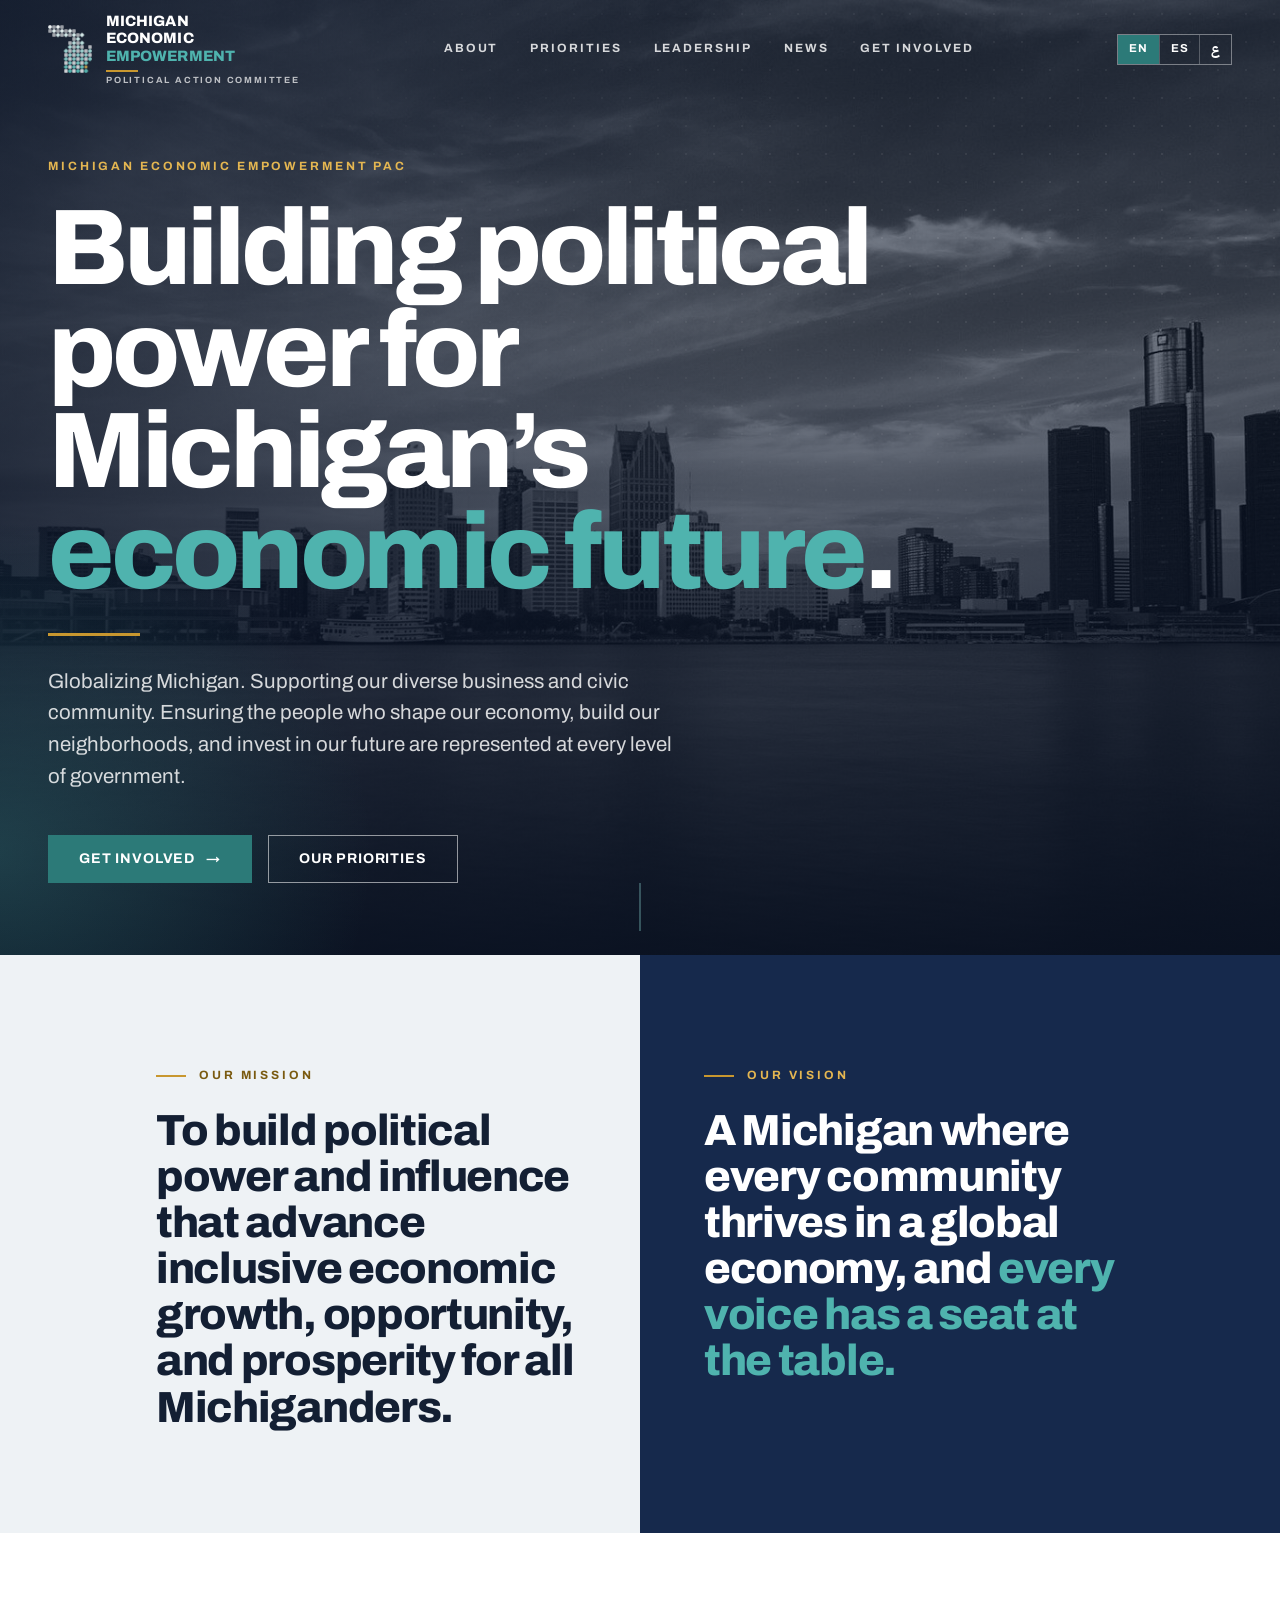
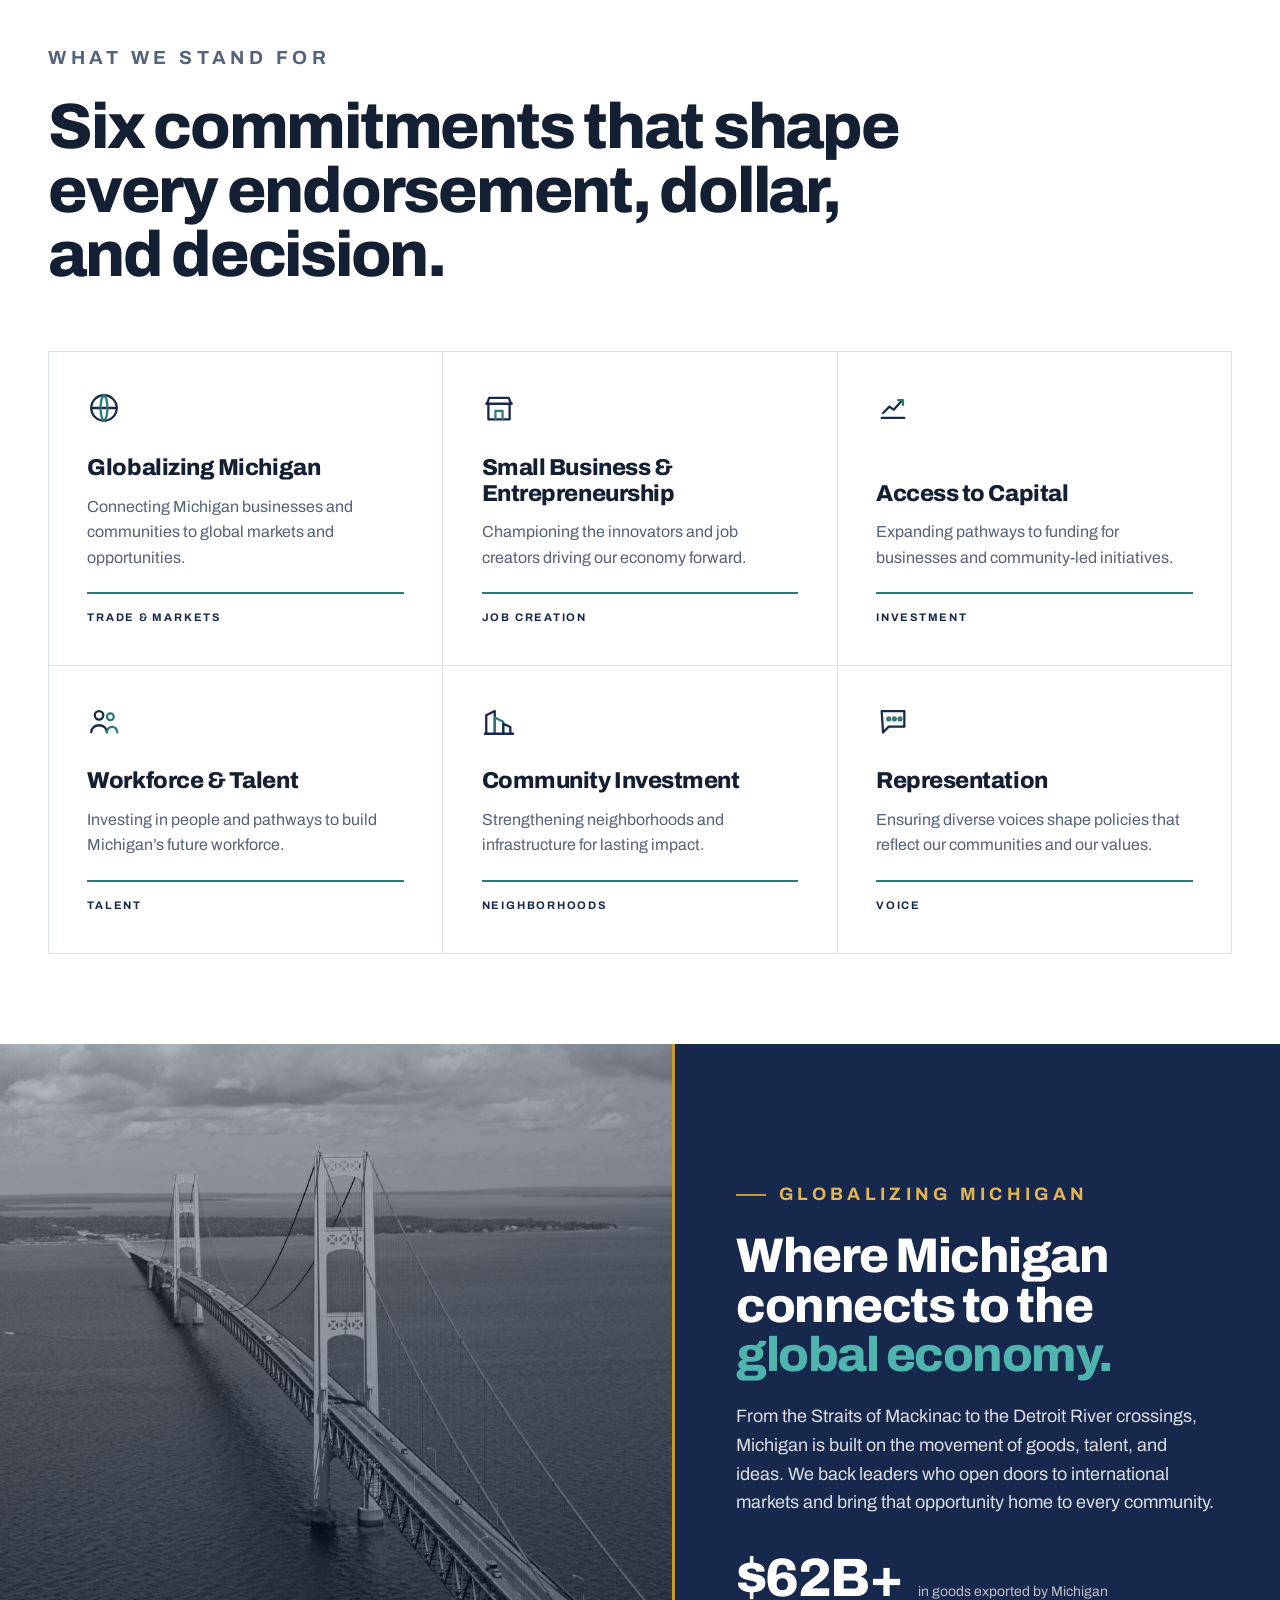
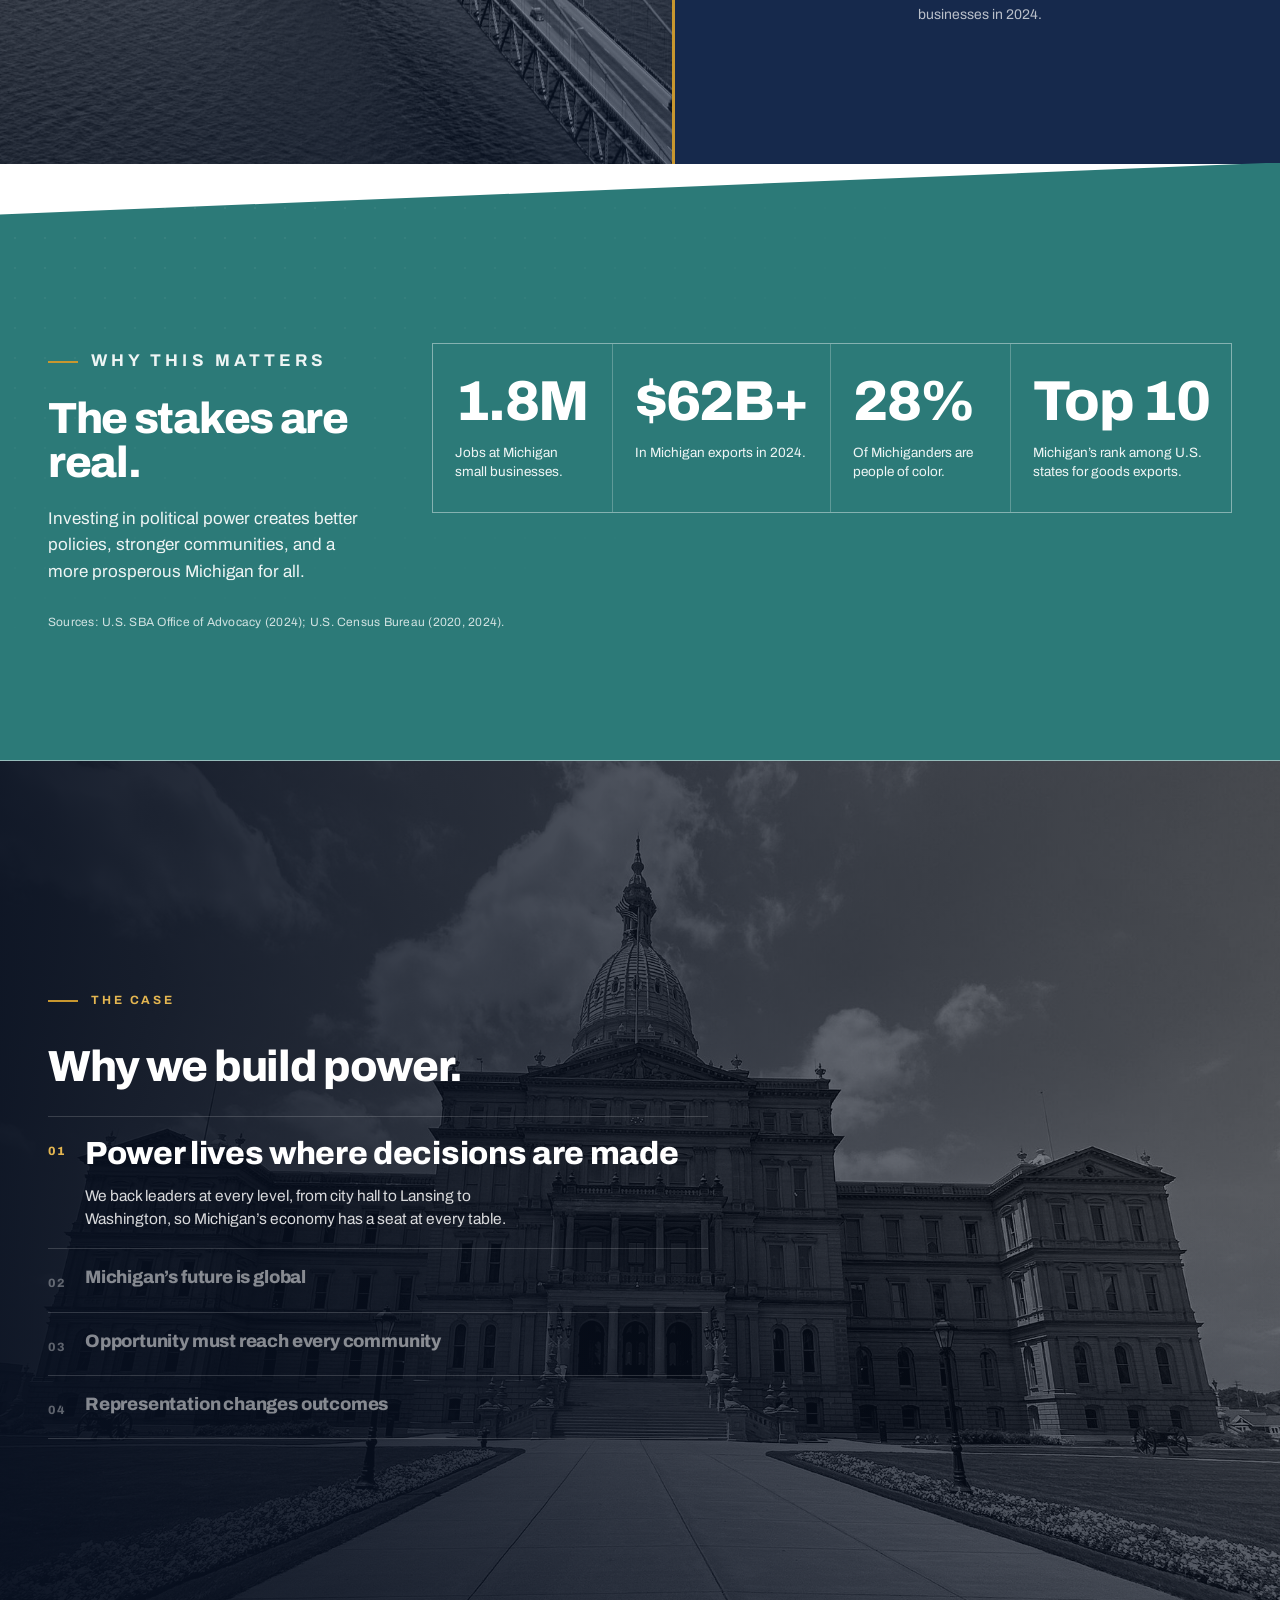
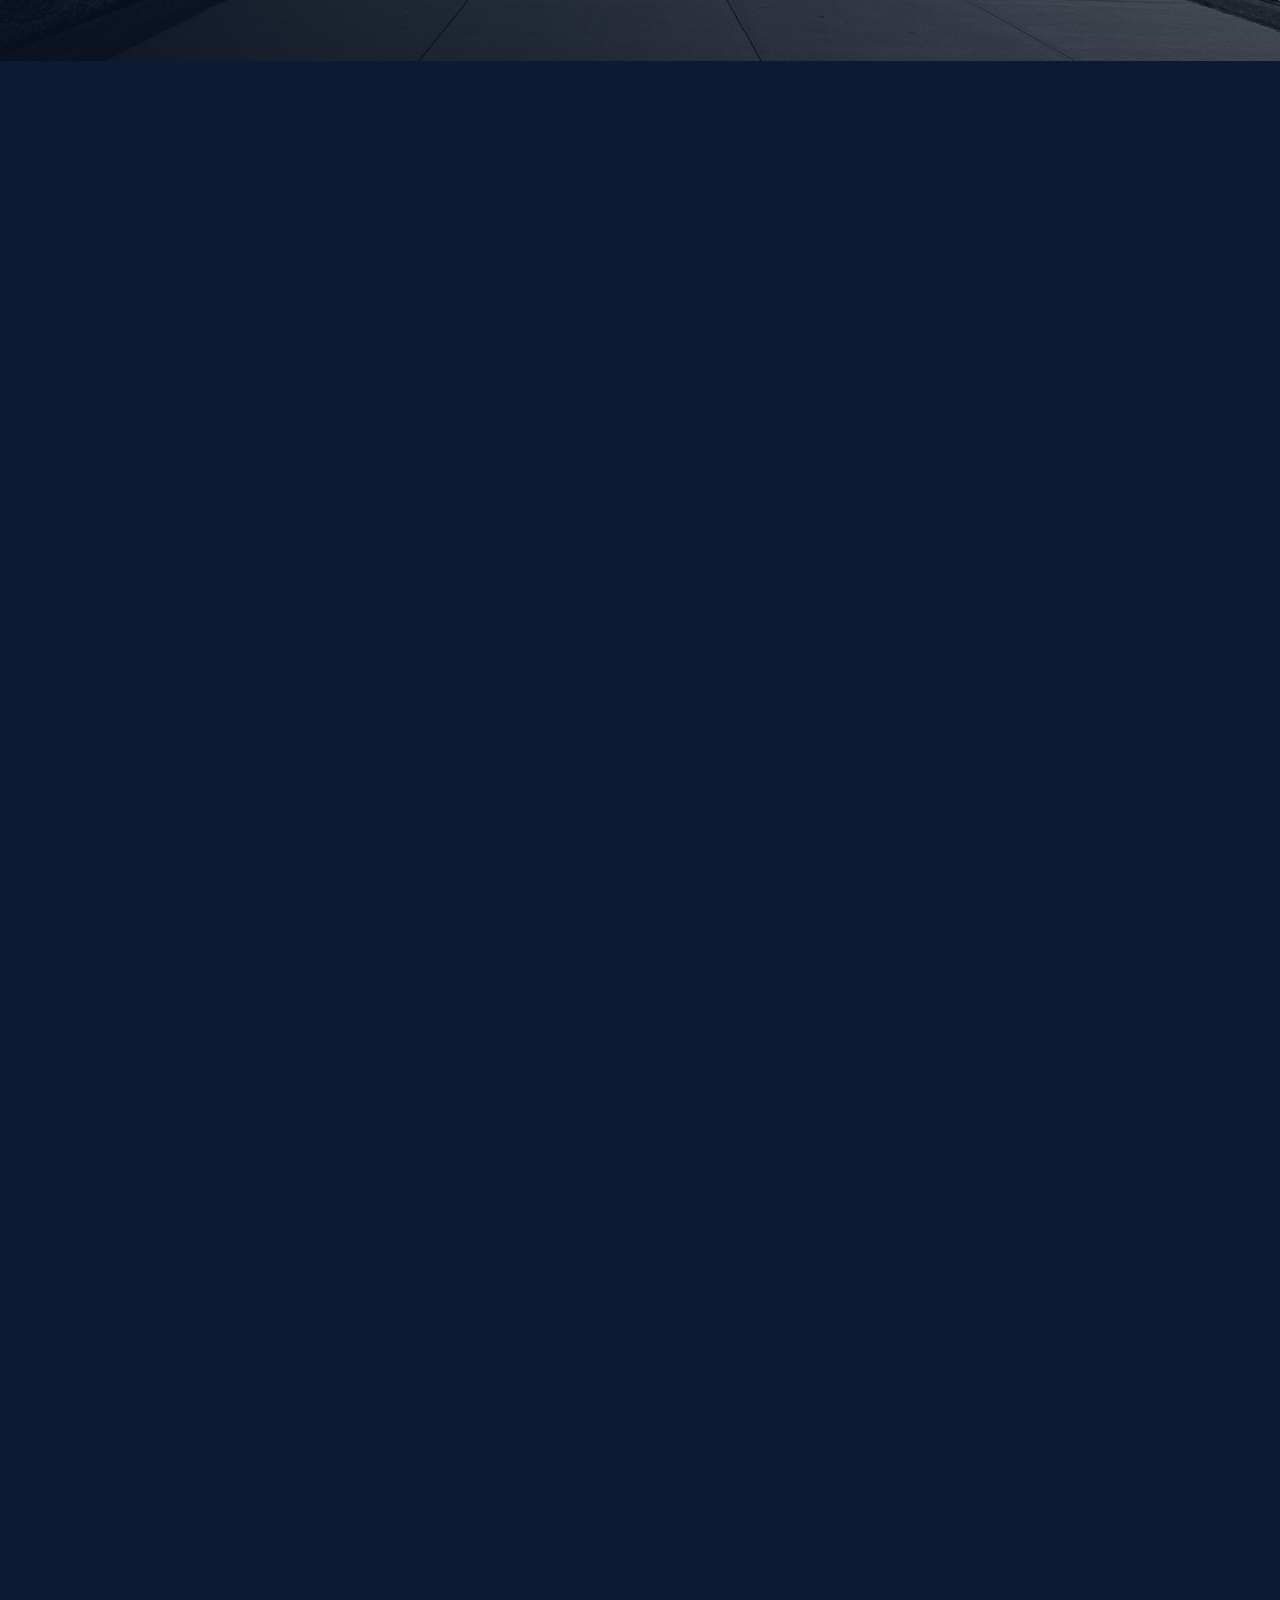
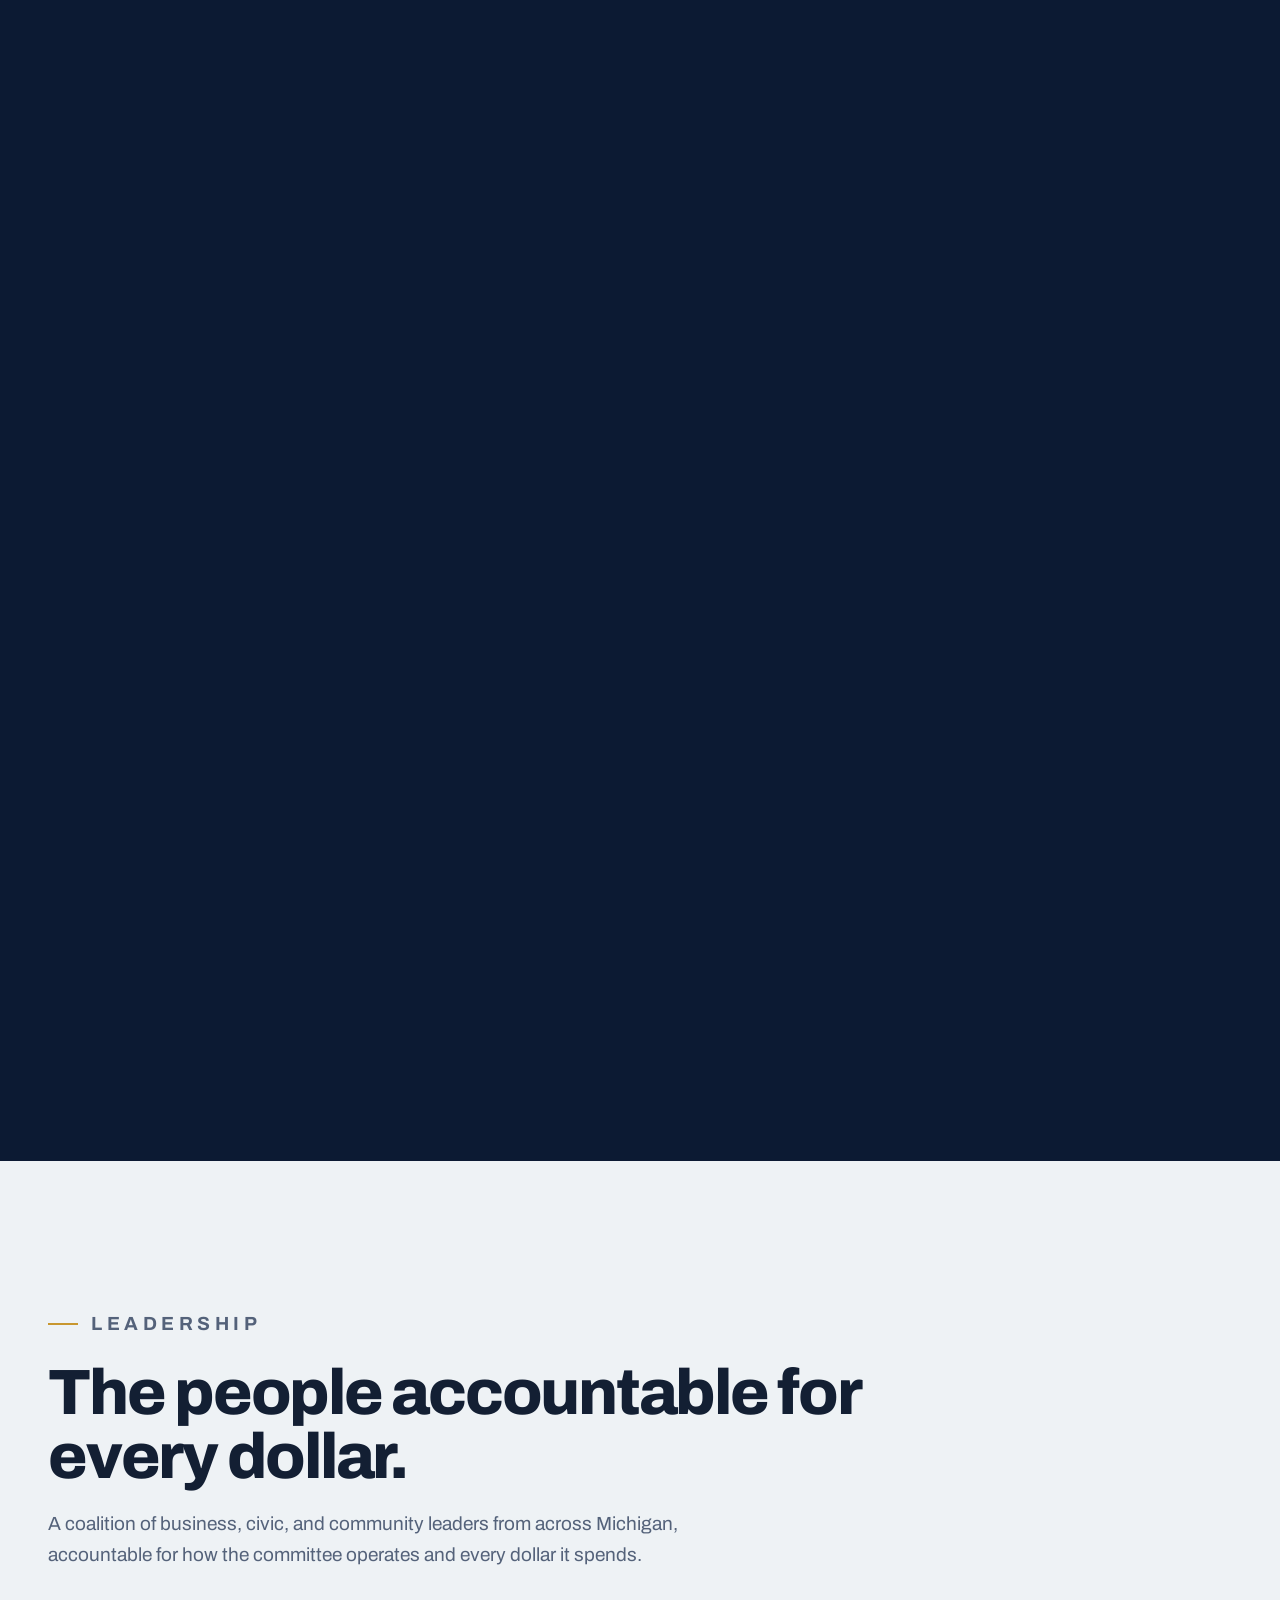
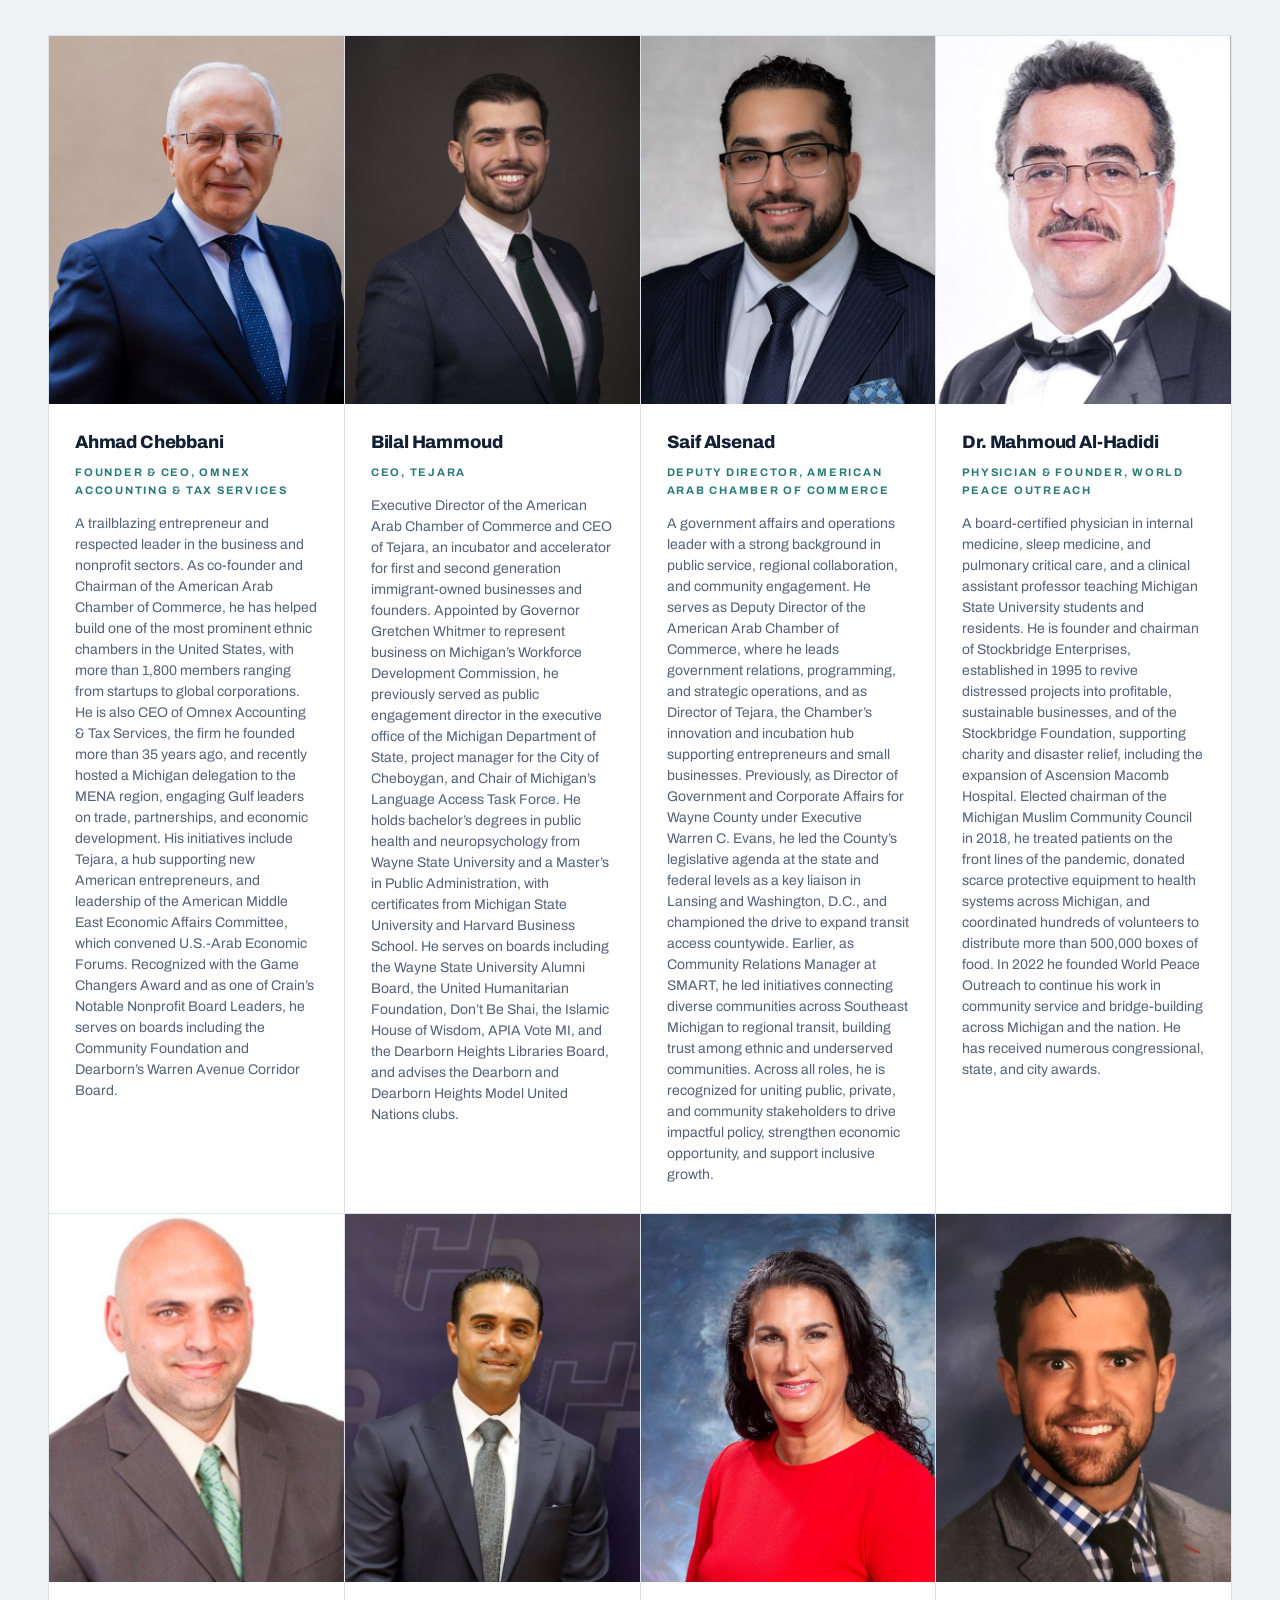
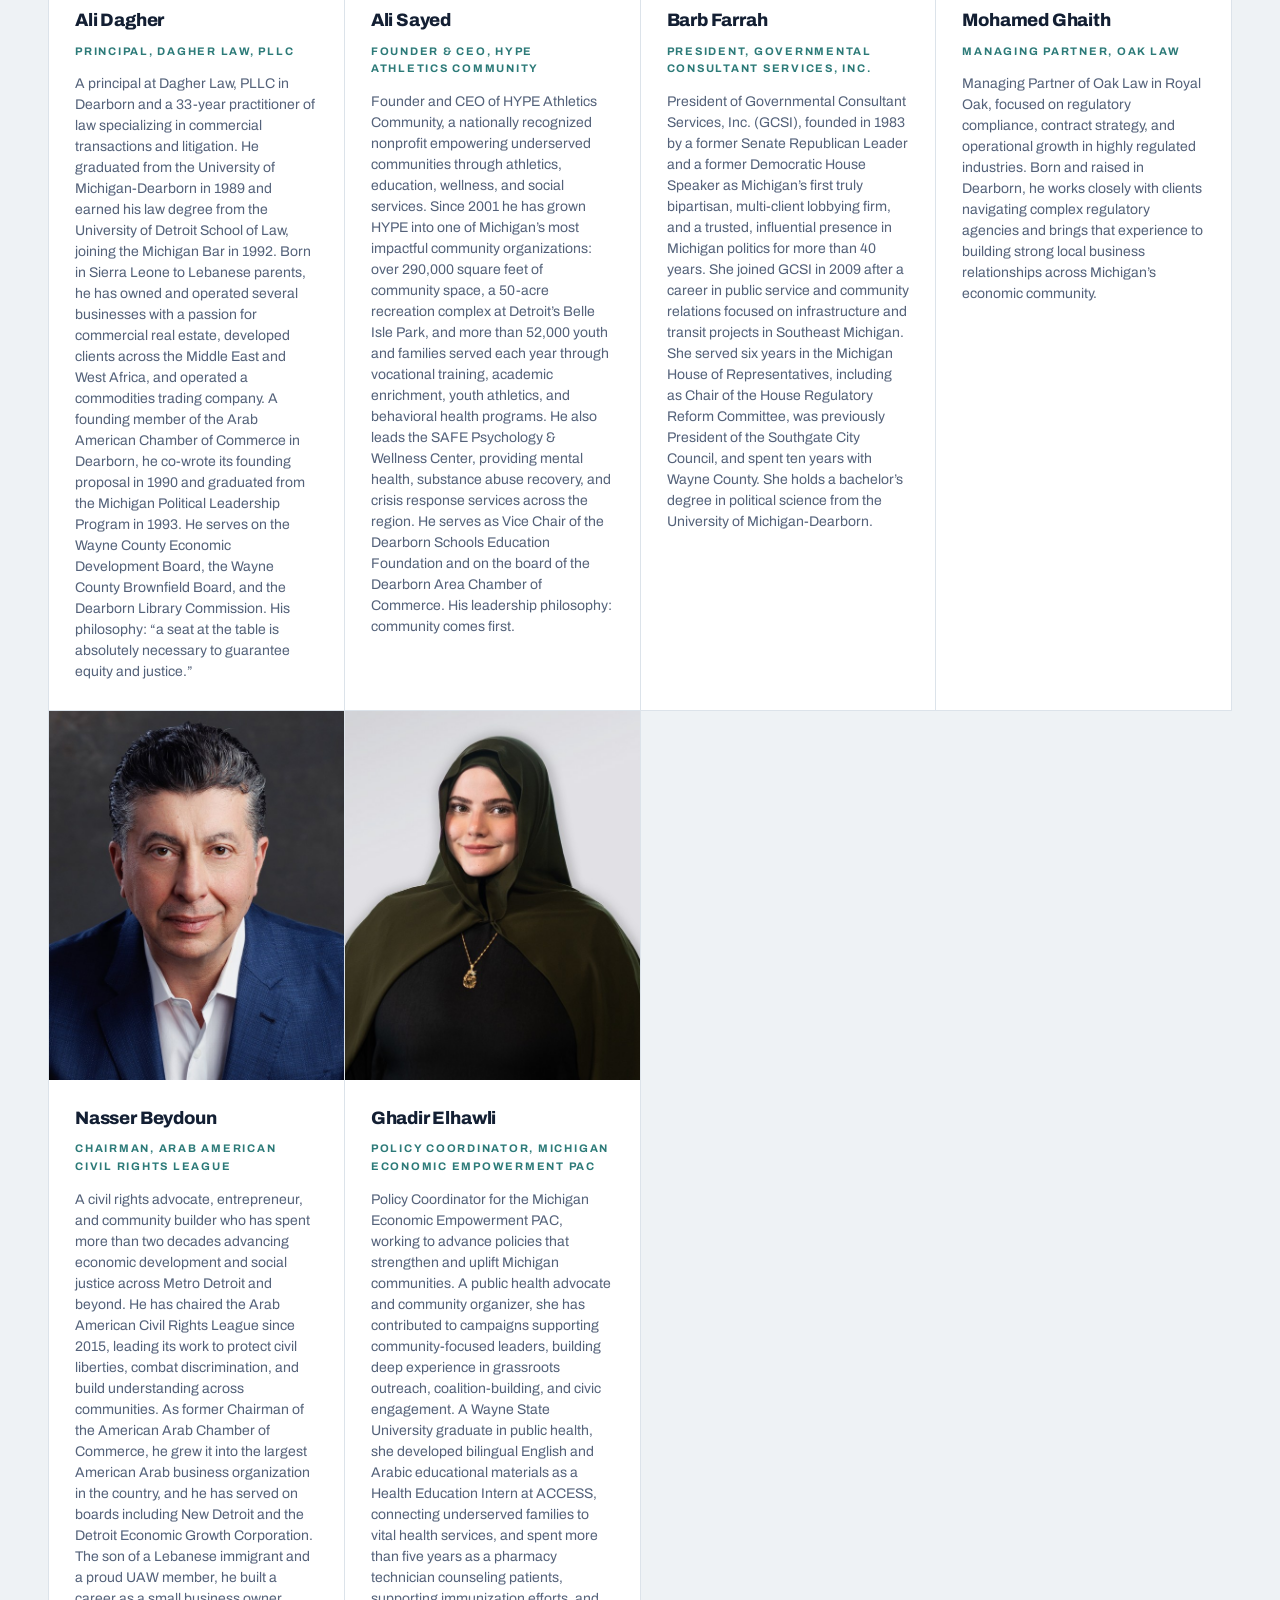
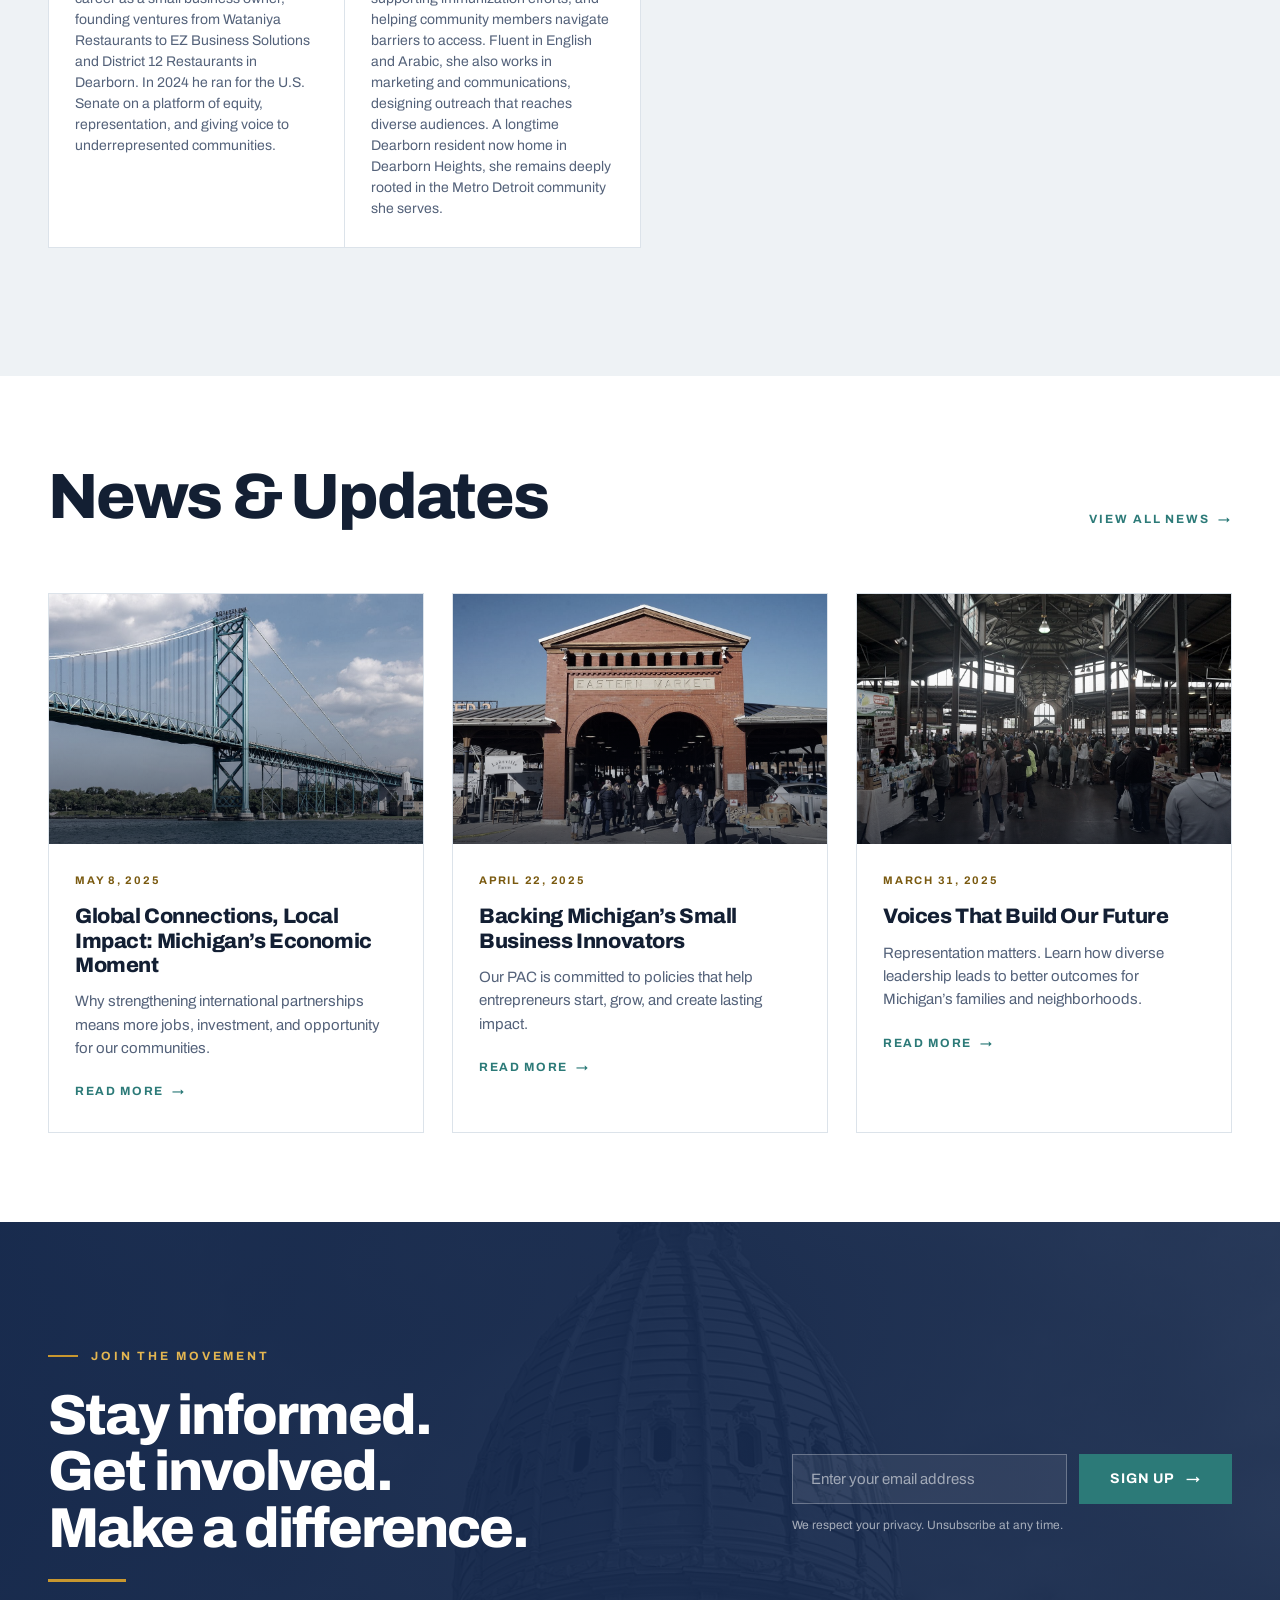
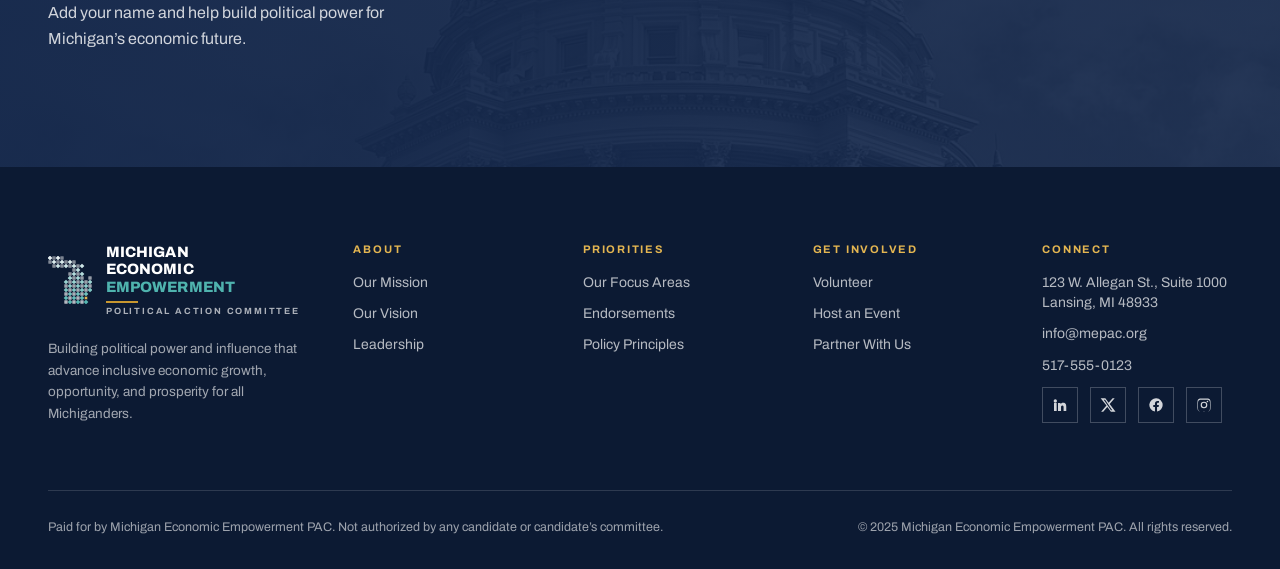
<file: index.html>
<!doctype html>
<html lang="en">
<head>
<meta charset="UTF-8" />
<meta name="viewport" content="width=device-width, initial-scale=1.0" />
<meta name="color-scheme" content="light dark" />
<title>Michigan Economic Empowerment PAC</title>
<meta name="description" content="Building political power for Michigan's economic future. Globalizing Michigan and ensuring the people who shape our economy are represented at every level of government." />

<link rel="preconnect" href="https://fonts.googleapis.com" />
<link rel="preconnect" href="https://fonts.gstatic.com" crossorigin />
<link href="https://fonts.googleapis.com/css2?family=Archivo:wght@400;500;600;700;800;900&family=IBM+Plex+Sans+Arabic:wght@400;500;600;700&display=swap" rel="stylesheet" />

<style>
  /* ============================================================
     MICHIGAN ECONOMIC EMPOWERMENT PAC
     Brand: navy / teal / gold + dot-mosaic logo. Archivo grotesque.
     Direction: cinematic, monumental, dark-forward, one accent (teal).
     PHOTO TREATMENT: navy duotone (grayscale + navy wash).
     Features: static photo hero, pillar icons, full-bleed pinned "The Case"
     scroll-chapter, animated logo reveal, EN/AR (RTL) toggle, mission/vision
     hover-expand. Full rollback snapshot: meep-mepac-site.backup.html
     ============================================================ */

  :root{
    --navy:#16294C; --navy-deep:#0C1A33; --navy-2:#1E3560;
    --teal:#2C7A78; --teal-bright:#4FB3AE;
    --gold:#C8972F; --gold-bright:#E4B651; --gold-text:#7A5A10;
    --mist:#EEF2F5; --white:#FFFFFF; --ink:#131F33; --slate:#54627A;
    --line:#DCE3EA; --line-dark:rgba(255,255,255,.14);
    --maxw:1280px; --gutter:clamp(20px,5vw,48px);
    --pad-y:clamp(86px,10vw,150px); --pad-y-tight:clamp(64px,7vw,104px);
    --radius:0px;
    --font:'Archivo',-apple-system,BlinkMacSystemFont,'Segoe UI',Roboto,sans-serif;
    --font-ar:'IBM Plex Sans Arabic','Archivo',sans-serif;
    --ease:cubic-bezier(.22,.61,.36,1);
  }

  *{ box-sizing:border-box; }
  html{ scroll-behavior:smooth; -webkit-text-size-adjust:100%; scroll-padding-top:90px; }
  body{ margin:0; font-family:var(--font); color:var(--slate); background:var(--white);
    font-size:18px; line-height:1.62; -webkit-font-smoothing:antialiased; text-rendering:optimizeLegibility; overflow-x:hidden; }
  h1,h2,h3,h4{ color:var(--ink); margin:0; font-weight:800; letter-spacing:-.03em; line-height:1.0; }
  p{ margin:0; } a{ color:inherit; text-decoration:none; } img{ max-width:100%; display:block; }
  ::selection{ background:var(--teal); color:#fff; }
  :focus-visible{ outline:2px solid var(--teal); outline-offset:3px; }
  .hero :focus-visible,.why :focus-visible,.join :focus-visible,footer.ft :focus-visible,
  .mv__cell--dark :focus-visible,.split :focus-visible,.case :focus-visible{ outline-color:var(--teal-bright); }
  .wrap{ max-width:var(--maxw); margin:0 auto; padding-inline:var(--gutter); }

  /* RTL / Arabic */
  body.rtl{ font-family:var(--font-ar); }
  body.rtl h1, body.rtl h2, body.rtl h3, body.rtl h4, body.rtl .btn, body.rtl input,
  body.rtl .eyebrow, body.rtl nav.links a, body.rtl .ftcol h4{ font-family:var(--font-ar); }
  body.rtl{ letter-spacing:0 !important; }
  body.rtl h1, body.rtl h2, body.rtl h3, body.rtl h4{ letter-spacing:0; }
  /* Arabic needs much looser leading than the tight Latin display tracking */
  body.rtl .hero h1{ line-height:1.4; }
  body.rtl .sec-head h2, body.rtl .mv__cell h2, body.rtl .why__lead h2,
  body.rtl .split__panel h2, body.rtl .join h2, body.rtl .case__rail h2{ line-height:1.4; }
  body.rtl .case__steps .lbl{ line-height:1.45; }
  body.rtl .arw{ display:inline-block; transform:scaleX(-1); }
  body.rtl .split__panel::before{ left:auto; right:0; }

  .eyebrow{ font-size:12px; font-weight:700; text-transform:uppercase; letter-spacing:.24em;
    color:var(--gold-text); margin:0 0 22px; display:inline-flex; align-items:center; gap:13px; }
  .eyebrow::before{ content:""; width:30px; height:2px; background:var(--gold); display:inline-block; }
  .eyebrow--ondark{ color:var(--gold-bright); }
  .eyebrow--bare::before{ display:none; }   /* no gold dash (hero + pillars) */
  body.rtl .eyebrow{ letter-spacing:.1em; }

  /* buttons */
  .btn{ --bg:var(--teal); --fg:#fff; --bd:var(--teal); display:inline-flex; align-items:center; gap:11px;
    font-family:var(--font); font-size:14px; font-weight:700; letter-spacing:.06em; text-transform:uppercase;
    padding:16px 30px; border:1.5px solid var(--bd); background:var(--bg); color:var(--fg); border-radius:var(--radius);
    cursor:pointer; line-height:1; text-align:center;
    transition:background .22s var(--ease),border-color .22s var(--ease),color .22s var(--ease),transform .22s var(--ease),box-shadow .22s var(--ease); }
  body.rtl .btn{ font-family:var(--font-ar); letter-spacing:0; }
  .btn .arw{ transition:transform .22s var(--ease); }
  .btn:hover .arw{ transform:translateX(5px); }
  body.rtl .btn:hover .arw{ transform:scaleX(-1) translateX(5px); }
  .btn--teal:hover{ background:#225e5c; border-color:#225e5c; transform:translateY(-2px); box-shadow:0 14px 30px -16px rgba(0,0,0,.6); }
  .btn--gold{ --bg:var(--gold); --bd:var(--gold); --fg:#1c1404; }
  .btn--gold:hover{ background:var(--gold-bright); border-color:var(--gold-bright); transform:translateY(-2px); box-shadow:0 14px 30px -16px rgba(0,0,0,.5); }
  .btn--ghost-light{ --bg:transparent; --fg:#fff; --bd:rgba(255,255,255,.55); }
  .btn--ghost-light:hover{ border-color:#fff; background:rgba(255,255,255,.1); transform:translateY(-2px); }
  .btn:active{ transform:translateY(0); }

  /* duotone photo treatment */
  .duo{ position:relative; background:var(--navy); overflow:hidden; }
  .duo img{ width:100%; height:100%; object-fit:cover; display:block; filter:grayscale(1) contrast(1.06) brightness(.96); }
  .duo::after{ content:""; position:absolute; inset:0; pointer-events:none; background:linear-gradient(155deg, rgba(18,32,58,.28) 0%, rgba(12,26,51,.6) 100%); }
  .duo--soft img{ filter:grayscale(.5) contrast(1.05); }
  .duo--soft::after{ background:linear-gradient(0deg, rgba(10,18,35,.55) 0%, rgba(10,18,35,.08) 48%, transparent 74%); }

  /* ===================== NAV ===================== */
  header.nav{ position:fixed; top:0; left:0; right:0; z-index:50;
    transition:background .3s var(--ease),box-shadow .3s var(--ease),border-color .3s var(--ease); border-bottom:1px solid transparent; }
  header.nav.solid{ background:rgba(255,255,255,.9); backdrop-filter:blur(16px); -webkit-backdrop-filter:blur(16px); border-bottom:1px solid var(--line); }
  .nav__inner{ max-width:var(--maxw); margin:0 auto; padding:13px var(--gutter); display:flex; align-items:center; justify-content:space-between; gap:24px; }
  .brand{ display:flex; align-items:center; gap:14px; }
  .brand__mark{ flex:none; width:44px; height:48px; }
  /* Dark cells (diamonds) sample a navy->teal gradient; light cells (squares) sample a slate->pale-teal gradient; gold star is flat. */
  .brand__mark stop.gd0{ stop-color:var(--navy); } .brand__mark stop.gd1{ stop-color:var(--teal); }
  .brand__mark stop.gl0{ stop-color:#8a9bb0; } .brand__mark stop.gl1{ stop-color:#84b8b5; }
  .brand__mark .m-G{ fill:var(--gold); }
  header.nav:not(.solid) .brand__mark stop.gd0{ stop-color:#fff; } header.nav:not(.solid) .brand__mark stop.gd1{ stop-color:var(--teal-bright); }
  header.nav:not(.solid) .brand__mark stop.gl0{ stop-color:rgba(255,255,255,.55); } header.nav:not(.solid) .brand__mark stop.gl1{ stop-color:rgba(255,255,255,.8); }
  header.nav:not(.solid) .brand__mark .m-G{ fill:var(--gold-bright); }
  .ft__brand .brand__mark stop.gd0{ stop-color:#EEF2F5; } .ft__brand .brand__mark stop.gd1{ stop-color:var(--teal-bright); }
  .ft__brand .brand__mark stop.gl0{ stop-color:rgba(255,255,255,.45); } .ft__brand .brand__mark stop.gl1{ stop-color:rgba(255,255,255,.7); }
  .ft__brand .brand__mark .m-G{ fill:var(--gold-bright); }
  .brand__word{ display:flex; flex-direction:column; line-height:1; }
  .brand__line{ font-weight:800; font-size:15px; letter-spacing:.005em; line-height:1.16; text-transform:uppercase; transition:color .3s var(--ease); }
  .brand__line.navy{ color:var(--navy); } .brand__line.teal{ color:var(--teal); }
  .brand__rule{ width:32px; height:2px; background:var(--gold); margin:5px 0 4px; }
  .brand__legal{ font-size:9px; font-weight:700; letter-spacing:.2em; text-transform:uppercase; color:var(--navy); opacity:.78; transition:color .3s var(--ease),opacity .3s var(--ease); }
  header.nav:not(.solid) .brand__line.navy{ color:#fff; }
  header.nav:not(.solid) .brand__line.teal{ color:var(--teal-bright); }
  header.nav:not(.solid) .brand__legal{ color:#fff; opacity:.7; }
  nav.links{ display:flex; align-items:center; gap:32px; }
  nav.links a.lnk{ font-size:12px; font-weight:700; text-transform:uppercase; letter-spacing:.16em; color:var(--ink); opacity:.82; transition:opacity .2s,color .2s; position:relative; padding:6px 0; }
  header.nav:not(.solid) nav.links a.lnk{ color:#fff; }
  nav.links a.lnk::after{ content:""; position:absolute; left:0; bottom:0; height:2px; width:0; background:var(--teal); transition:width .25s var(--ease); }
  header.nav:not(.solid) nav.links a.lnk::after{ background:var(--teal-bright); }
  nav.links a.lnk:hover{ opacity:1; } nav.links a.lnk:hover::after{ width:100%; }
  .nav__cta{ display:flex; align-items:center; gap:16px; }
  .lang-switch{ display:flex; align-items:stretch; border:1px solid rgba(255,255,255,.4); border-radius:var(--radius); overflow:hidden; transition:border-color .3s var(--ease); }
  .lang-switch button{ background:none; border:0; color:#fff; font-family:var(--font); font-size:11.5px; font-weight:700; letter-spacing:.06em; padding:8px 11px; cursor:pointer; line-height:1; transition:background .2s var(--ease), color .2s var(--ease); }
  .lang-switch button + button{ border-inline-start:1px solid rgba(255,255,255,.25); }
  .lang-switch button:hover{ background:rgba(255,255,255,.12); }
  .lang-switch button.active{ background:var(--teal); color:#fff; }
  .lang-switch button[data-lang="ar"]{ font-family:var(--font-ar); font-size:13px; }
  header.nav.solid .lang-switch{ border-color:var(--line); }
  header.nav.solid .lang-switch button{ color:var(--ink); }
  header.nav.solid .lang-switch button + button{ border-inline-start-color:var(--line); }
  header.nav.solid .lang-switch button.active{ background:var(--teal); color:#fff; }
  .menu-btn{ display:none; background:none; border:1px solid rgba(255,255,255,.4); color:#fff; padding:9px; border-radius:var(--radius); cursor:pointer; transition:color .3s var(--ease),border-color .3s var(--ease); }
  header.nav.solid .menu-btn{ border-color:var(--line); color:var(--ink); }

  /* ===================== HERO (static photo) ===================== */
  .hero{ position:relative; min-height:94vh; display:flex; align-items:flex-end; color:#fff; overflow:hidden; isolation:isolate;
    padding:150px 0 clamp(64px,8vh,104px); background:var(--navy-deep); }
  .hero__bg{ position:absolute; inset:0; z-index:0; }
  .hero__bg img{ position:absolute; inset:0; width:100%; height:100%; object-fit:cover;
    filter:grayscale(1) contrast(1.06) brightness(.9); opacity:.72; animation:heroZoom 30s var(--ease) infinite alternate; }
  @keyframes heroZoom{ from{ transform:scale(1.02); } to{ transform:scale(1.1); } }
  .hero__scrim{ position:absolute; inset:0; z-index:2;
    background:linear-gradient(0deg, rgba(8,16,32,.92) 0%, rgba(10,20,40,.55) 38%, rgba(12,24,46,.30) 66%, rgba(12,24,46,.42) 100%),
      linear-gradient(95deg, rgba(8,16,32,.7) 0%, transparent 58%); }
  body.rtl .hero__scrim{ background:linear-gradient(0deg, rgba(8,16,32,.92) 0%, rgba(10,20,40,.55) 38%, rgba(12,24,46,.30) 66%, rgba(12,24,46,.42) 100%),
      linear-gradient(265deg, rgba(8,16,32,.7) 0%, transparent 58%); }
  .hero::before{ content:""; position:absolute; inset:-20%; z-index:3; pointer-events:none;
    background:radial-gradient(34% 40% at 14% 78%, rgba(79,179,174,.26), transparent 62%); animation:drift 30s ease-in-out infinite alternate; }
  @keyframes drift{ from{ transform:translate3d(0,0,0);} to{ transform:translate3d(-2%,-2%,0);} }
  .hero__dots{ position:absolute; inset:0; z-index:3; pointer-events:none;
    background-image:radial-gradient(rgba(255,255,255,.09) 1.2px, transparent 1.4px); background-size:28px 28px;
    -webkit-mask-image:radial-gradient(110% 80% at 84% 22%, #000 0%, transparent 66%); mask-image:radial-gradient(110% 80% at 84% 22%, #000 0%, transparent 66%);
    animation:dotpan 46s linear infinite; }
  @keyframes dotpan{ from{ background-position:0 0;} to{ background-position:280px 140px;} }
  .hero__inner{ position:relative; z-index:4; width:100%; }
  .hero h1{ color:#fff; font-weight:800; font-size:clamp(48px,8.4vw,112px); line-height:.94; letter-spacing:-.04em; margin:0 0 30px; max-width:15ch; }
  .hero h1 .accent{ color:var(--teal-bright); }
  .hero__gold-rule{ width:92px; height:3px; background:var(--gold); margin:0 0 30px; }
  .hero__sub{ font-size:clamp(17px,1.6vw,21px); font-weight:400; line-height:1.55; color:rgba(255,255,255,.82); max-width:640px; margin:0 0 42px; }
  .hero__btns{ display:flex; flex-wrap:wrap; gap:16px; }
  .scroll-cue{ position:absolute; left:50%; bottom:24px; transform:translateX(-50%); width:1px; height:48px; background:rgba(255,255,255,.28); overflow:hidden; z-index:4; }
  .scroll-cue::after{ content:""; position:absolute; inset:0; background:var(--teal-bright); animation:cue 2.1s var(--ease) infinite; }
  @keyframes cue{ 0%{transform:translateY(-100%);} 60%,100%{transform:translateY(100%);} }

  /* ===================== MISSION / VISION (hover-expand) ===================== */
  .mv{ display:flex; }
  /* Fixed-measure text (max-width 420) means the heading NEVER re-wraps as the
     cell resizes — only whitespace animates, so the hover-expand stays smooth.
     NOTE: these cells also carry .reveal, whose later `transition` rule would
     clobber a flex-grow transition — so we re-declare a COMBINED transition at
     higher specificity (.mv .mv__cell) to keep both the reveal fade AND the
     flex-grow tween. Without this, flex-grow has no transition and snaps. */
  .mv__cell{ flex:1 1 0; min-width:0; will-change:flex-grow; padding:clamp(60px,8vw,128px) clamp(34px,5vw,80px); }
  .mv .mv__cell{ transition:opacity .7s var(--ease), transform .7s var(--ease), flex-grow .5s var(--ease); }
  .mv:hover .mv__cell{ flex-grow:.9; }
  .mv:hover .mv__cell:hover{ flex-grow:1.2; }
  .mv__cell--light{ background:var(--mist); display:flex; flex-direction:column; align-items:flex-end; }
  .mv__cell--dark{ background:var(--navy); color:#fff; }
  .mv__inner{ max-width:420px; width:100%; }
  .mv__cell h2{ font-weight:800; font-size:clamp(28px,3.4vw,46px); line-height:1.06; letter-spacing:-.03em; margin:0; }
  .mv__cell--light h2{ color:var(--ink); } .mv__cell--dark h2{ color:#fff; }
  .mv__cell--dark h2 .accent{ color:var(--teal-bright); } .mv__cell--dark .eyebrow{ color:var(--gold-bright); }

  /* ===================== SECTION HEADS ===================== */
  .sec-head{ max-width:880px; margin:0 0 clamp(44px,5vw,68px); }
  .sec-head.between{ max-width:none; display:flex; align-items:flex-end; justify-content:space-between; gap:28px; flex-wrap:wrap; }
  .sec-head h2{ font-weight:800; font-size:clamp(34px,5vw,68px); line-height:1.0; letter-spacing:-.035em; }
  .sec-head p{ margin-top:20px; font-size:19px; color:var(--slate); max-width:62ch; }

  /* ===================== PILLARS ===================== */
  .pillars{ padding:var(--pad-y-tight) 0; background:var(--white); }
  .pillar-grid{ display:grid; grid-template-columns:repeat(3,1fr); gap:1px; background:var(--line); border:1px solid var(--line); }
  .pillar{ background:var(--white); padding:clamp(30px,3vw,44px); display:flex; flex-direction:column; min-height:280px; transition:background .25s var(--ease); }
  .pillar:hover{ background:#f7fafc; }
  .pillar__icon{ width:34px; height:34px; flex:none; margin-bottom:auto; fill:none; stroke:var(--navy); stroke-width:1.6; stroke-linecap:round; stroke-linejoin:round; transition:stroke .25s var(--ease); }
  .pillar__icon .ac{ stroke:var(--teal); }
  .pillar:hover .pillar__icon{ stroke:var(--teal); }
  .pillar h3{ font-size:23px; font-weight:800; letter-spacing:-.02em; line-height:1.12; margin:30px 0 13px; }
  .pillar p{ font-size:16px; line-height:1.58; color:var(--slate); }
  .pillar__tag{ margin-top:22px; padding-top:15px; border-top:2px solid var(--teal); font-size:11px; font-weight:700; letter-spacing:.16em; text-transform:uppercase; color:var(--navy); }

  /* ===================== DOCUMENTARY SPLIT ===================== */
  .split{ display:grid; grid-template-columns:1.05fr .95fr; min-height:clamp(480px,58vw,720px); }
  .split__media{ position:relative; } .split__media .duo{ position:absolute; inset:0; }
  .split__panel{ background:var(--navy); color:#fff; padding:clamp(48px,6vw,104px) clamp(34px,5vw,84px); display:flex; flex-direction:column; justify-content:center; position:relative; }
  .split__panel::before{ content:""; position:absolute; left:0; top:0; bottom:0; width:3px; background:var(--gold); }
  .split__panel .eyebrow{ color:var(--gold-bright); }
  .split__panel h2{ font-weight:800; font-size:clamp(30px,3.8vw,52px); line-height:1.02; letter-spacing:-.03em; color:#fff; margin:0 0 22px; }
  .split__panel h2 .accent{ color:var(--teal-bright); }
  .split__panel p{ font-size:18px; line-height:1.6; color:rgba(255,255,255,.84); max-width:48ch; }
  .split__stat{ margin-top:34px; display:flex; align-items:baseline; gap:16px; }
  .split__stat b{ font-size:54px; font-weight:800; color:#fff; letter-spacing:-.03em; line-height:1; }
  .split__stat span{ font-size:14px; color:rgba(255,255,255,.7); max-width:24ch; }

  /* ===================== WHY (teal band) ===================== */
  .why{ position:relative; background:var(--teal); color:#fff; overflow:hidden; clip-path:polygon(0 52px, 100% 0, 100% 100%, 0 100%);
    padding:calc(var(--pad-y) + 52px) 0 var(--pad-y); margin-top:-1px; }
  .why::before{ content:""; position:absolute; inset:0; z-index:0; background-image:radial-gradient(rgba(255,255,255,.07) 1.2px, transparent 1.4px); background-size:30px 30px;
    -webkit-mask-image:radial-gradient(90% 120% at 12% 0%, #000, transparent 72%); mask-image:radial-gradient(90% 120% at 12% 0%, #000, transparent 72%); }
  .why__inner{ position:relative; z-index:1; display:grid; grid-template-columns:minmax(220px,320px) 1fr; gap:clamp(36px,5vw,80px); align-items:start; }
  .why__lead h2{ font-weight:800; color:#fff; font-size:clamp(30px,3.4vw,46px); line-height:1.02; letter-spacing:-.03em; margin:0 0 20px; }
  .why__lead p{ color:rgba(255,255,255,.92); font-size:17px; line-height:1.56; }
  .why__stats{ display:grid; grid-template-columns:repeat(4,1fr); gap:1px; background:rgba(255,255,255,.24); border:1px solid rgba(255,255,255,.24); }
  .stat{ background:var(--teal); padding:30px 22px; }
  .stat__num{ font-size:clamp(40px,4.4vw,60px); font-weight:800; color:#fff; letter-spacing:-.03em; line-height:1; }
  .stat__lbl{ margin-top:13px; font-size:13.5px; line-height:1.45; color:rgba(255,255,255,.92); }
  .why__src{ position:relative; z-index:1; margin-top:28px; font-size:12px; color:rgba(255,255,255,.78); letter-spacing:.02em; }

  /* ===================== "THE CASE" — full-bleed pinned scroll-chapter ===================== */
  .case{ position:relative; height:400vh; background:var(--navy-deep); }
  .case__stage{ position:sticky; top:0; height:100vh; overflow:hidden; display:flex; align-items:center; color:#fff; }
  .case__media{ position:absolute; inset:0; z-index:0; background:var(--navy-deep); }
  .case__media img{ position:absolute; inset:0; width:100%; height:100%; object-fit:cover;
    filter:grayscale(1) contrast(1.06) brightness(.82); opacity:0; transform:scale(1.05);
    transition:opacity .9s var(--ease), transform 7s var(--ease); }
  .case__media img.active{ opacity:1; transform:scale(1); }
  .case__scrim{ position:absolute; inset:0; z-index:1;
    background:linear-gradient(90deg, rgba(8,16,32,.94) 0%, rgba(8,16,32,.7) 42%, rgba(8,16,32,.32) 100%),
      linear-gradient(0deg, rgba(8,16,32,.5), transparent 52%); }
  body.rtl .case__scrim{ background:linear-gradient(270deg, rgba(8,16,32,.94) 0%, rgba(8,16,32,.7) 42%, rgba(8,16,32,.32) 100%),
      linear-gradient(0deg, rgba(8,16,32,.5), transparent 52%); }
  .case__overlay{ position:relative; z-index:2; width:100%; }
  .case__rail{ max-width:660px; }
  .case__rail h2{ color:#fff; font-weight:800; font-size:clamp(30px,3.4vw,46px); letter-spacing:-.03em; line-height:1.04; margin:12px 0 26px; }
  .case__steps{ list-style:none; margin:0; padding:0; }
  .case__steps li{ display:grid; grid-template-columns:auto 1fr; gap:18px; padding:18px 0; border-top:1px solid rgba(255,255,255,.16); }
  .case__steps li:last-child{ border-bottom:1px solid rgba(255,255,255,.16); }
  .case__steps .st-n{ font-size:12px; font-weight:800; letter-spacing:.12em; color:rgba(255,255,255,.34); padding-top:7px; transition:color .4s var(--ease); }
  .case__steps .lbl{ display:block; font-weight:800; font-size:18px; letter-spacing:-.01em; line-height:1.16; color:rgba(255,255,255,.5); transition:color .4s var(--ease), font-size .4s var(--ease); }
  .case__steps .desc{ max-height:0; opacity:0; overflow:hidden; margin:0; color:rgba(255,255,255,.84); font-size:15.5px; line-height:1.5; max-width:50ch; transition:max-height .55s var(--ease), opacity .45s var(--ease), margin .45s var(--ease); }
  .case__steps li.active .st-n{ color:var(--gold-bright); }
  .case__steps li.active .lbl{ color:#fff; font-size:clamp(23px,2.5vw,32px); }
  .case__steps li.active .desc{ max-height:160px; opacity:1; margin-top:12px; }

  /* ===================== LEADERSHIP ===================== */
  .people{ padding:var(--pad-y) 0; background:var(--mist); }
  .people-grid{ display:grid; grid-template-columns:repeat(4,1fr); border-top:1px solid var(--line); border-left:1px solid var(--line); }
  .person{ background:var(--white); display:flex; flex-direction:column; border-right:1px solid var(--line); border-bottom:1px solid var(--line); }
  .person__portrait{ aspect-ratio:4/5; position:relative; background:linear-gradient(150deg,var(--navy),var(--navy-2)); overflow:hidden; display:flex; align-items:center; justify-content:center; }
  .person__portrait::before{ content:""; position:absolute; inset:0; background-image:radial-gradient(rgba(255,255,255,.13) 1.3px, transparent 1.5px); background-size:18px 18px;
    -webkit-mask-image:radial-gradient(70% 70% at 50% 40%, #000, transparent 78%); mask-image:radial-gradient(70% 70% at 50% 40%, #000, transparent 78%); }
  .person__mono{ position:relative; font-weight:800; font-size:42px; color:rgba(255,255,255,.34); letter-spacing:.04em; }
  .person__img{ position:absolute; inset:0; width:100%; height:100%; object-fit:cover; object-position:center 22%; }
  .person__body{ padding:24px 26px 28px; }
  .person__name{ font-size:18px; font-weight:800; color:var(--ink); letter-spacing:-.01em; }
  .person__role{ margin-top:7px; font-size:11px; font-weight:700; text-transform:uppercase; letter-spacing:.16em; color:var(--teal); }
  .person__bio{ margin-top:13px; font-size:14px; line-height:1.5; color:var(--slate); }

  /* ===================== NEWS ===================== */
  .news{ padding:var(--pad-y-tight) 0; background:var(--white); }
  .news__viewall{ font-size:12px; font-weight:700; text-transform:uppercase; letter-spacing:.16em; color:var(--teal); display:inline-flex; gap:8px; align-items:center; }
  .news__viewall .arw{ transition:transform .2s var(--ease); } .news__viewall:hover .arw{ transform:translateX(5px); }
  .news-grid{ display:grid; grid-template-columns:repeat(3,1fr); gap:28px; }
  .card{ background:var(--white); border:1px solid var(--line); display:flex; flex-direction:column; transition:transform .25s var(--ease),box-shadow .25s var(--ease),border-color .25s var(--ease); }
  .card:hover{ transform:translateY(-5px); box-shadow:0 24px 50px -32px rgba(19,31,51,.6); border-color:#cdd7e1; }
  .card__media{ aspect-ratio:3/2; position:relative; overflow:hidden; }
  .card__media .duo{ position:absolute; inset:0; } .card__media .duo img{ transition:transform .5s var(--ease); }
  .card:hover .card__media .duo img{ transform:scale(1.05); }
  .card__wipe{ position:absolute; top:0; left:0; right:0; height:3px; background:var(--teal); transform:scaleX(0); transform-origin:left; transition:transform .35s var(--ease); z-index:2; }
  .card:hover .card__wipe{ transform:scaleX(1); }
  .card__body{ padding:28px 26px 30px; display:flex; flex-direction:column; flex:1; }
  .card__date{ font-size:11px; font-weight:700; letter-spacing:.16em; text-transform:uppercase; color:var(--gold-text); margin-bottom:15px; }
  .card h3{ font-size:21px; font-weight:800; line-height:1.16; letter-spacing:-.02em; margin:0 0 13px; }
  .card p{ font-size:15px; line-height:1.55; color:var(--slate); }
  .card__more{ margin-top:22px; font-size:12px; font-weight:700; letter-spacing:.14em; text-transform:uppercase; color:var(--teal); display:inline-flex; gap:8px; align-items:center; }
  .card__more .arw{ transition:transform .2s var(--ease); } .card:hover .card__more .arw{ transform:translateX(5px); }

  /* ===================== JOIN ===================== */
  .join{ position:relative; background:var(--navy); color:#fff; padding:clamp(80px,9vw,128px) 0; overflow:hidden; isolation:isolate; }
  .join__bg{ position:absolute; inset:0; z-index:0; }
  .join__bg img{ width:100%; height:100%; object-fit:cover; filter:grayscale(1) contrast(1.05); opacity:.3; }
  .join__scrim{ position:absolute; inset:0; z-index:1; background:linear-gradient(90deg, rgba(22,41,76,.95), rgba(22,41,76,.72)); }
  .join__inner{ position:relative; z-index:2; display:grid; grid-template-columns:1fr auto; gap:48px; align-items:center; }
  .join h2{ font-weight:800; color:#fff; font-size:clamp(32px,4.4vw,58px); line-height:1.0; letter-spacing:-.035em; margin:0; }
  .join__rule{ width:78px; height:3px; background:var(--gold); margin:22px 0 18px; }
  .join p.sub{ color:rgba(255,255,255,.8); font-size:16px; max-width:46ch; }
  .join__form{ display:flex; flex-direction:column; gap:12px; min-width:min(440px,90vw); }
  .join__row{ display:flex; gap:12px; }
  .join input[type=email]{ flex:1; font-family:var(--font); font-size:15px; padding:16px 18px; border:1.5px solid rgba(255,255,255,.28); background:rgba(255,255,255,.07); color:#fff; border-radius:var(--radius); min-width:0; }
  body.rtl .join input[type=email]{ font-family:var(--font-ar); }
  .join input[type=email]::placeholder{ color:rgba(255,255,255,.55); }
  .join input[type=email]:focus{ outline:none; border-color:var(--teal-bright); background:rgba(255,255,255,.12); }
  .join__fine{ font-size:12px; color:rgba(255,255,255,.6); }

  /* ===================== FOOTER ===================== */
  footer.ft{ background:var(--navy-deep); color:rgba(255,255,255,.74); padding:clamp(60px,6vw,88px) 0 32px; }
  .ft__top{ display:grid; grid-template-columns:1.4fr repeat(4,1fr); gap:40px; }
  .ft__brand .brand__line.navy{ color:#fff; } .ft__brand .brand__line.teal{ color:var(--teal-bright); }
  .ft__brand .brand__legal{ color:#fff; opacity:.66; }
  .ft__brand p.blurb{ margin-top:22px; font-size:13.5px; line-height:1.6; color:rgba(255,255,255,.62); max-width:34ch; }
  .ftcol h4{ font-size:11px; font-weight:700; letter-spacing:.16em; text-transform:uppercase; color:var(--gold-bright); margin:0 0 18px; }
  .ftcol a, .ftcol p{ display:block; font-size:14px; line-height:1.45; color:rgba(255,255,255,.7); margin-bottom:11px; transition:color .2s; }
  .ftcol a:hover{ color:#fff; }
  .ft__social{ display:flex; gap:12px; margin-top:6px; }
  .ft__social a{ width:36px; height:36px; border:1px solid rgba(255,255,255,.22); display:flex; align-items:center; justify-content:center; transition:all .2s; }
  .ft__social a:hover{ border-color:var(--teal-bright); background:rgba(79,179,174,.16); }
  .ft__social svg{ width:16px; height:16px; fill:rgba(255,255,255,.82); }
  .ft__bottom{ margin-top:clamp(40px,5vw,56px); padding-top:26px; border-top:1px solid rgba(255,255,255,.14); display:flex; justify-content:space-between; gap:18px; flex-wrap:wrap; font-size:12.5px; color:rgba(255,255,255,.6); }

  /* ===================== MOTION / REVEAL ===================== */
  .reveal{ opacity:0; transform:translateY(30px); transition:opacity .7s var(--ease), transform .7s var(--ease); }
  .reveal.in{ opacity:1; transform:none; }
  .reveal.d1{ transition-delay:.08s; } .reveal.d2{ transition-delay:.16s; } .reveal.d3{ transition-delay:.24s; } .reveal.d4{ transition-delay:.32s; } .reveal.d5{ transition-delay:.40s; }
  /* animated logo reveal */
  .brand__mark rect, .brand__mark polygon{ transform-box:fill-box; transform-origin:center; }
  #mark-header svg rect, #mark-header svg polygon{ opacity:0; animation:markIn .5s var(--ease) forwards; }
  @keyframes markIn{ from{ opacity:0; transform:scale(.35) rotate(var(--r,0deg)); } to{ opacity:1; transform:scale(1) rotate(var(--r,0deg)); } }

  /* ===================== RESPONSIVE ===================== */
  @media (max-width:1000px){
    .pillar-grid{ grid-template-columns:repeat(2,1fr); }
    .people-grid{ grid-template-columns:repeat(2,1fr); }
    .why__inner{ grid-template-columns:1fr; } .why__stats{ grid-template-columns:repeat(2,1fr); }
    .news-grid{ grid-template-columns:1fr; max-width:560px; }
    .mv{ flex-direction:column; } .mv__cell{ flex:1 1 auto; } .mv__cell--light{ align-items:flex-start; }
    .mv:hover .mv__cell, .mv:hover .mv__cell:hover{ flex-grow:1; }   /* no squish on stacked */
    .split{ grid-template-columns:1fr; } .split__media{ min-height:360px; }
    .join__inner{ grid-template-columns:1fr; }
    .ft__top{ grid-template-columns:1fr 1fr; } .ft__brand{ grid-column:1 / -1; }
    /* Case: un-pin, single backdrop, all steps expanded */
    .case{ height:auto; }
    .case__stage{ position:static; height:auto; display:block; padding:clamp(64px,11vw,96px) 0; }
    .case__media img{ opacity:0 !important; }
    .case__media img[data-step="1"]{ opacity:1 !important; }
    .case__rail{ max-width:none; }
    .case__steps .lbl{ font-size:21px !important; color:#fff !important; }
    .case__steps .st-n{ color:var(--gold-bright) !important; }
    .case__steps .desc{ max-height:none !important; opacity:1 !important; margin-top:11px !important; }
  }
  .mobile-menu{ position:fixed; inset:0; z-index:55; background:var(--navy-deep); padding:96px var(--gutter) 40px; overflow-y:auto; transform:translateY(-12px); opacity:0; visibility:hidden; transition:opacity .3s var(--ease), transform .3s var(--ease), visibility .3s; }
  .mobile-menu.open{ opacity:1; visibility:visible; transform:none; }
  .mobile-menu a{ display:block; color:#fff; font-weight:800; font-size:24px; letter-spacing:-.02em; padding:13px 0; border-bottom:1px solid rgba(255,255,255,.12); }
  .mobile-close{ position:absolute; top:22px; right:var(--gutter); background:none; border:1px solid rgba(255,255,255,.4); color:#fff; padding:10px; border-radius:var(--radius); cursor:pointer; line-height:0; }
  @media (max-width:680px){
    nav.links, .nav__cta .btn{ display:none; } .menu-btn{ display:inline-flex; }
    .pillar-grid{ grid-template-columns:1fr; } .people-grid{ grid-template-columns:1fr 1fr; }
    .why__stats{ grid-template-columns:1fr 1fr; } .join__row{ flex-direction:column; }
    .ft__top{ grid-template-columns:1fr 1fr; }
    .brand__line{ font-size:14px; } .brand__mark{ width:40px; height:40px; }
  }
  @media (prefers-reduced-motion:reduce){
    *{ animation:none !important; scroll-behavior:auto; }
    .reveal{ opacity:1; transform:none; transition:none; }
    .scroll-cue{ display:none; } .hero__bg img{ transform:none; }
    #mark-header svg rect, #mark-header svg polygon{ opacity:1; transform:rotate(var(--r,0deg)); }
  }

  .skip{ position:fixed; left:12px; top:-60px; background:#fff; color:var(--navy); padding:10px 16px; z-index:100; transition:top .2s var(--ease); }
  .skip:focus{ top:12px; }
</style>
</head>
<body id="top">

<a class="skip" href="#main">Skip to content</a>

<!-- ===================== NAV ===================== -->
<header class="nav" id="nav">
  <div class="nav__inner">
    <a class="brand" href="#top" aria-label="Michigan Economic Empowerment PAC home">
      <span class="brand__mark" id="mark-header" aria-hidden="true"></span>
      <span class="brand__word">
        <span class="brand__line navy">Michigan</span>
        <span class="brand__line navy">Economic</span>
        <span class="brand__line teal">Empowerment</span>
        <span class="brand__rule"></span>
        <span class="brand__legal">Political Action Committee</span>
      </span>
    </a>
    <nav class="links" aria-label="Primary">
      <a class="lnk" href="#about" data-i18n="nav.about">About</a>
      <a class="lnk" href="#priorities" data-i18n="nav.priorities">Priorities</a>
      <a class="lnk" href="#leadership" data-i18n="nav.leadership">Leadership</a>
      <a class="lnk" href="#news" data-i18n="nav.news">News</a>
      <a class="lnk" href="#join" data-i18n="nav.getinvolved">Get Involved</a>
    </nav>
    <div class="nav__cta">
      <div class="lang-switch" role="group" aria-label="Select language">
        <button type="button" data-lang="en" class="active">EN</button>
        <button type="button" data-lang="es">ES</button>
        <button type="button" data-lang="ar">ع</button>
      </div>
      <button class="menu-btn" aria-label="Open menu">
        <svg width="20" height="14" viewBox="0 0 20 14" fill="none"><path d="M0 1h20M0 7h20M0 13h20" stroke="currentColor" stroke-width="1.6"/></svg>
      </button>
    </div>
  </div>
</header>

<div class="mobile-menu" id="mobileMenu">
  <button class="mobile-close" id="mobileClose" aria-label="Close menu"><svg width="20" height="20" viewBox="0 0 20 20" fill="none"><path d="M1 1l18 18M19 1L1 19" stroke="currentColor" stroke-width="1.7"/></svg></button>
  <a href="#about" data-i18n="nav.about">About</a>
  <a href="#priorities" data-i18n="nav.priorities">Priorities</a>
  <a href="#leadership" data-i18n="nav.leadership">Leadership</a>
  <a href="#news" data-i18n="nav.news">News</a>
  <a href="#join" data-i18n="nav.getinvolved">Get Involved</a>
</div>

<!-- ===================== HERO (static photo) ===================== -->
<section class="hero">
  <div class="hero__bg" aria-hidden="true">
    <img src="assets/img/hero-detroit.jpg" alt="" />
  </div>
  <div class="hero__scrim" aria-hidden="true"></div>
  <div class="hero__dots" aria-hidden="true"></div>
  <div class="wrap hero__inner">
    <p class="eyebrow eyebrow--ondark eyebrow--bare reveal" data-i18n="hero.eyebrow">Michigan Economic Empowerment PAC</p>
    <h1 class="reveal d1" data-i18n="hero.h1">Building political power for Michigan&rsquo;s <span class="accent">economic future</span>.</h1>
    <div class="hero__gold-rule reveal d1"></div>
    <p class="hero__sub reveal d2" data-i18n="hero.sub">Globalizing Michigan. Supporting our diverse business and civic community. Ensuring the people who shape our economy, build our neighborhoods, and invest in our future are represented at every level of government.</p>
    <div class="hero__btns reveal d3">
      <a class="btn btn--teal" href="#join"><span data-i18n="hero.btn2">Get Involved</span> <span class="arw">&rarr;</span></a>
      <a class="btn btn--ghost-light" href="#priorities" data-i18n="hero.btn1">Our Priorities</a>
    </div>
  </div>
  <span class="scroll-cue" aria-hidden="true"></span>
</section>

<main id="main">

<!-- ===================== MISSION / VISION ===================== -->
<section class="mv" id="about" aria-label="Mission and vision">
  <div class="mv__cell mv__cell--light reveal">
    <div class="mv__inner">
      <p class="eyebrow" data-i18n="mission.eyebrow">Our Mission</p>
      <h2 data-i18n="mission.h2">To build political power and influence that advance inclusive economic growth, opportunity, and prosperity for all Michiganders.</h2>
    </div>
  </div>
  <div class="mv__cell mv__cell--dark reveal d1">
    <div class="mv__inner">
      <p class="eyebrow" data-i18n="vision.eyebrow">Our Vision</p>
      <h2 data-i18n="vision.h2">A Michigan where every community thrives in a global economy, and <span class="accent">every voice has a seat at the table.</span></h2>
    </div>
  </div>
</section>

<!-- ===================== PILLARS ===================== -->
<section class="pillars" id="priorities" aria-label="What we stand for">
  <div class="wrap">
    <div class="sec-head reveal">
      <p class="eyebrow eyebrow--bare" data-i18n="pillars.eyebrow">What We Stand For</p>
      <h2 data-i18n="pillars.h2">Six commitments that shape every endorsement, dollar, and decision.</h2>
    </div>
    <div class="pillar-grid">
      <article class="pillar reveal">
        <svg class="pillar__icon" viewBox="0 0 24 24"><circle cx="12" cy="12" r="9"/><path d="M3 12h18"/><path class="ac" d="M12 3c3.2 2.6 3.2 15.4 0 18M12 3c-3.2 2.6-3.2 15.4 0 18"/></svg>
        <h3 data-i18n="p1.title">Globalizing Michigan</h3>
        <p data-i18n="p1.desc">Connecting Michigan businesses and communities to global markets and opportunities.</p>
        <span class="pillar__tag" data-i18n="p1.tag">Trade &amp; Markets</span>
      </article>
      <article class="pillar reveal d1">
        <svg class="pillar__icon" viewBox="0 0 24 24"><path d="M3.5 9l1.6-4.2h13.8L20.5 9"/><path d="M4.5 9v11h15V9"/><path class="ac" d="M9.5 20v-6h5v6"/><path d="M3 9h18"/></svg>
        <h3 data-i18n="p2.title">Small Business &amp; Entrepreneurship</h3>
        <p data-i18n="p2.desc">Championing the innovators and job creators driving our economy forward.</p>
        <span class="pillar__tag" data-i18n="p2.tag">Job Creation</span>
      </article>
      <article class="pillar reveal d2">
        <svg class="pillar__icon" viewBox="0 0 24 24"><path d="M4 19h16"/><path d="M5 15.5l4.5-4.5 3 2.2 6-6.7"/><path class="ac" d="M19 6.5h-3.4M19 6.5v3.4"/></svg>
        <h3 data-i18n="p3.title">Access to Capital</h3>
        <p data-i18n="p3.desc">Expanding pathways to funding for businesses and community-led initiatives.</p>
        <span class="pillar__tag" data-i18n="p3.tag">Investment</span>
      </article>
      <article class="pillar reveal d3">
        <svg class="pillar__icon" viewBox="0 0 24 24"><circle cx="8.5" cy="8" r="3"/><path d="M3 20c0-3 2.5-5 5.5-5s5.5 2 5.5 5"/><circle class="ac" cx="16.5" cy="9" r="2.4"/><path class="ac" d="M14 20c.3-2.4 1.9-3.9 3.7-3.9S21.1 17.6 21.4 20"/></svg>
        <h3 data-i18n="p4.title">Workforce &amp; Talent</h3>
        <p data-i18n="p4.desc">Investing in people and pathways to build Michigan&rsquo;s future workforce.</p>
        <span class="pillar__tag" data-i18n="p4.tag">Talent</span>
      </article>
      <article class="pillar reveal d4">
        <svg class="pillar__icon" viewBox="0 0 24 24"><path d="M3 21V8l6-3v16"/><path class="ac" d="M9 21V9.5l6 3V21"/><path d="M15 21v-7l5 2.2V21"/><path d="M2 21h20"/></svg>
        <h3 data-i18n="p5.title">Community Investment</h3>
        <p data-i18n="p5.desc">Strengthening neighborhoods and infrastructure for lasting impact.</p>
        <span class="pillar__tag" data-i18n="p5.tag">Neighborhoods</span>
      </article>
      <article class="pillar reveal d5">
        <svg class="pillar__icon" viewBox="0 0 24 24"><path d="M4 5h16v11H9l-4 4z"/><circle class="ac" cx="9" cy="10.5" r="1"/><circle class="ac" cx="13" cy="10.5" r="1"/><circle class="ac" cx="17" cy="10.5" r="1"/></svg>
        <h3 data-i18n="p6.title">Representation</h3>
        <p data-i18n="p6.desc">Ensuring diverse voices shape policies that reflect our communities and our values.</p>
        <span class="pillar__tag" data-i18n="p6.tag">Voice</span>
      </article>
    </div>
  </div>
</section>

<!-- ===================== DOCUMENTARY SPLIT ===================== -->
<section class="split" aria-label="Globalizing Michigan">
  <div class="split__media reveal">
    <div class="duo"><img src="assets/img/band-mackinac.jpg" alt="The Mackinac Bridge spanning the Straits of Mackinac in northern Michigan." /></div>
  </div>
  <div class="split__panel reveal d1">
    <p class="eyebrow" data-i18n="split.eyebrow">Globalizing Michigan</p>
    <h2 data-i18n="split.h2">Where Michigan connects to the <span class="accent">global economy.</span></h2>
    <p data-i18n="split.p">From the Straits of Mackinac to the Detroit River crossings, Michigan is built on the movement of goods, talent, and ideas. We back leaders who open doors to international markets and bring that opportunity home to every community.</p>
    <div class="split__stat"><b>$62B+</b><span data-i18n="split.statlabel">in goods exported by Michigan businesses in 2024.</span></div>
  </div>
</section>

<!-- ===================== WHY THIS MATTERS ===================== -->
<section class="why" aria-label="Why this matters">
  <div class="wrap">
    <div class="why__inner">
      <div class="why__lead reveal">
        <p class="eyebrow eyebrow--ondark" data-i18n="why.eyebrow">Why This Matters</p>
        <h2 data-i18n="why.h2">The stakes are real.</h2>
        <p data-i18n="why.lead">Investing in political power creates better policies, stronger communities, and a more prosperous Michigan for all.</p>
      </div>
      <div class="why__stats">
        <div class="stat reveal"><div class="stat__num" data-count data-to="1.8" data-decimals="1" data-suffix="M">0</div><div class="stat__lbl" data-i18n="why.s1">Jobs at Michigan small businesses.</div></div>
        <div class="stat reveal d1"><div class="stat__num" data-count data-to="62" data-prefix="$" data-suffix="B+">0</div><div class="stat__lbl" data-i18n="why.s2">In Michigan exports in 2024.</div></div>
        <div class="stat reveal d2"><div class="stat__num" data-count data-to="28" data-suffix="%">0</div><div class="stat__lbl" data-i18n="why.s3">Of Michiganders are people of color.</div></div>
        <div class="stat reveal d3"><div class="stat__num" data-i18n="why.top">Top&nbsp;10</div><div class="stat__lbl" data-i18n="why.s4">Michigan&rsquo;s rank among U.S. states for goods exports.</div></div>
      </div>
    </div>
    <!-- TODO before publishing: source/verify each figure (BLS, MEDC, U.S. Census) and cite here. -->
    <p class="why__src reveal" data-i18n="why.src">Sources: U.S. SBA Office of Advocacy (2024); U.S. Census Bureau (2020, 2024).</p>
  </div>
</section>

<!-- ===================== "THE CASE" — full-bleed pinned scroll-chapter ===================== -->
<section class="case" aria-label="The case">
  <div class="case__stage">
    <div class="case__media" aria-hidden="true">
      <img class="active" data-step="1" src="assets/img/band-capitol-wide.jpg" alt="" />
      <img data-step="2" src="assets/img/news-trade.jpg" alt="" />
      <img data-step="3" src="assets/img/city-grandrapids.jpg" alt="" />
      <img data-step="4" src="assets/img/news-voices.jpg" alt="" />
    </div>
    <div class="case__scrim" aria-hidden="true"></div>
    <div class="wrap case__overlay">
      <div class="case__rail">
        <p class="eyebrow eyebrow--ondark" data-i18n="case.eyebrow">The Case</p>
        <h2 data-i18n="case.h2">Why we build power.</h2>
        <ol class="case__steps" id="caseSteps">
          <li data-step="1" class="active">
            <span class="st-n" data-i18n="cn.1">01</span>
            <div class="case__txt"><span class="lbl" data-i18n="case.s1">Power lives where decisions are made</span>
              <p class="desc" data-i18n="case.p1.d">We back leaders at every level, from city hall to Lansing to Washington, so Michigan&rsquo;s economy has a seat at every table.</p></div>
          </li>
          <li data-step="2">
            <span class="st-n" data-i18n="cn.2">02</span>
            <div class="case__txt"><span class="lbl" data-i18n="case.s2">Michigan&rsquo;s future is global</span>
              <p class="desc" data-i18n="case.p2.d">We champion the trade, talent, and investment that connect our communities to the world.</p></div>
          </li>
          <li data-step="3">
            <span class="st-n" data-i18n="cn.3">03</span>
            <div class="case__txt"><span class="lbl" data-i18n="case.s3">Opportunity must reach every community</span>
              <p class="desc" data-i18n="case.p3.d">From Detroit to Grand Rapids, we invest in the neighborhoods and small businesses that power the state.</p></div>
          </li>
          <li data-step="4">
            <span class="st-n" data-i18n="cn.4">04</span>
            <div class="case__txt"><span class="lbl" data-i18n="case.s4">Representation changes outcomes</span>
              <p class="desc" data-i18n="case.p4.d">When the people who build our economy help shape its policies, everyone does better.</p></div>
          </li>
        </ol>
      </div>
    </div>
  </div>
</section>

<!-- ===================== LEADERSHIP ===================== -->
<section class="people" id="leadership" aria-label="Leadership">
  <div class="wrap">
    <div class="sec-head reveal">
      <p class="eyebrow" data-i18n="leadership.eyebrow">Leadership</p>
      <h2 data-i18n="leadership.h2">The people accountable for every dollar.</h2>
      <p data-i18n="leadership.p">A coalition of business, civic, and community leaders from across Michigan, accountable for how the committee operates and every dollar it spends.</p>
    </div>
    <div class="people-grid">
      <article class="person reveal"><div class="person__portrait"><img class="person__img" src="assets/img/board/chebbani.jpg" alt="Ahmad Chebbani" loading="lazy" width="620" height="775" /></div><div class="person__body"><div class="person__name">Ahmad Chebbani</div><div class="person__role" data-i18n="role.r1">Founder &amp; CEO, Omnex Accounting &amp; Tax Services</div><p class="person__bio" data-i18n="person.b1">A trailblazing entrepreneur and respected leader in the business and nonprofit sectors. As co-founder and Chairman of the American Arab Chamber of Commerce, he has helped build one of the most prominent ethnic chambers in the United States, with more than 1,800 members ranging from startups to global corporations. He is also CEO of Omnex Accounting &amp; Tax Services, the firm he founded more than 35 years ago, and recently hosted a Michigan delegation to the MENA region, engaging Gulf leaders on trade, partnerships, and economic development. His initiatives include Tejara, a hub supporting new American entrepreneurs, and leadership of the American Middle East Economic Affairs Committee, which convened U.S.-Arab Economic Forums. Recognized with the Game Changers Award and as one of Crain&rsquo;s Notable Nonprofit Board Leaders, he serves on boards including the Community Foundation and Dearborn&rsquo;s Warren Avenue Corridor Board.</p></div></article>
      <article class="person reveal d1"><div class="person__portrait"><img class="person__img" src="assets/img/board/hammoud.jpg" alt="Bilal Hammoud" loading="lazy" width="620" height="775" /></div><div class="person__body"><div class="person__name">Bilal Hammoud</div><div class="person__role" data-i18n="role.r2">CEO, Tejara</div><p class="person__bio" data-i18n="person.b2">Executive Director of the American Arab Chamber of Commerce and CEO of Tejara, an incubator and accelerator for first and second generation immigrant-owned businesses and founders. Appointed by Governor Gretchen Whitmer to represent business on Michigan&rsquo;s Workforce Development Commission, he previously served as public engagement director in the executive office of the Michigan Department of State, project manager for the City of Cheboygan, and Chair of Michigan&rsquo;s Language Access Task Force. He holds bachelor&rsquo;s degrees in public health and neuropsychology from Wayne State University and a Master&rsquo;s in Public Administration, with certificates from Michigan State University and Harvard Business School. He serves on boards including the Wayne State University Alumni Board, the United Humanitarian Foundation, Don&rsquo;t Be Shai, the Islamic House of Wisdom, APIA Vote MI, and the Dearborn Heights Libraries Board, and advises the Dearborn and Dearborn Heights Model United Nations clubs.</p></div></article>
      <article class="person reveal d2"><div class="person__portrait"><img class="person__img" src="assets/img/board/alsenad.jpg" alt="Saif Alsenad" loading="lazy" width="620" height="775" /></div><div class="person__body"><div class="person__name">Saif Alsenad</div><div class="person__role" data-i18n="role.r10">Deputy Director, American Arab Chamber of Commerce</div><p class="person__bio" data-i18n="person.b10">A government affairs and operations leader with a strong background in public service, regional collaboration, and community engagement. He serves as Deputy Director of the American Arab Chamber of Commerce, where he leads government relations, programming, and strategic operations, and as Director of Tejara, the Chamber&rsquo;s innovation and incubation hub supporting entrepreneurs and small businesses. Previously, as Director of Government and Corporate Affairs for Wayne County under Executive Warren C. Evans, he led the County&rsquo;s legislative agenda at the state and federal levels as a key liaison in Lansing and Washington, D.C., and championed the drive to expand transit access countywide. Earlier, as Community Relations Manager at SMART, he led initiatives connecting diverse communities across Southeast Michigan to regional transit, building trust among ethnic and underserved communities. Across all roles, he is recognized for uniting public, private, and community stakeholders to drive impactful policy, strengthen economic opportunity, and support inclusive growth.</p></div></article>
      <article class="person reveal d3"><div class="person__portrait"><img class="person__img" src="assets/img/board/alhadidi.jpg" alt="Dr. Mahmoud Al-Hadidi" loading="lazy" width="620" height="775" /></div><div class="person__body"><div class="person__name">Dr. Mahmoud Al-Hadidi</div><div class="person__role" data-i18n="role.r9">Physician &amp; Founder, World Peace Outreach</div><p class="person__bio" data-i18n="person.b9">A board-certified physician in internal medicine, sleep medicine, and pulmonary critical care, and a clinical assistant professor teaching Michigan State University students and residents. He is founder and chairman of Stockbridge Enterprises, established in 1995 to revive distressed projects into profitable, sustainable businesses, and of the Stockbridge Foundation, supporting charity and disaster relief, including the expansion of Ascension Macomb Hospital. Elected chairman of the Michigan Muslim Community Council in 2018, he treated patients on the front lines of the pandemic, donated scarce protective equipment to health systems across Michigan, and coordinated hundreds of volunteers to distribute more than 500,000 boxes of food. In 2022 he founded World Peace Outreach to continue his work in community service and bridge-building across Michigan and the nation. He has received numerous congressional, state, and city awards.</p></div></article>
      <article class="person reveal"><div class="person__portrait"><img class="person__img" src="assets/img/board/dagher.jpg" alt="Ali Dagher" loading="lazy" width="620" height="775" /></div><div class="person__body"><div class="person__name">Ali Dagher</div><div class="person__role" data-i18n="role.r3">Principal, Dagher Law, PLLC</div><p class="person__bio" data-i18n="person.b3">A principal at Dagher Law, PLLC in Dearborn and a 33-year practitioner of law specializing in commercial transactions and litigation. He graduated from the University of Michigan-Dearborn in 1989 and earned his law degree from the University of Detroit School of Law, joining the Michigan Bar in 1992. Born in Sierra Leone to Lebanese parents, he has owned and operated several businesses with a passion for commercial real estate, developed clients across the Middle East and West Africa, and operated a commodities trading company. A founding member of the Arab American Chamber of Commerce in Dearborn, he co-wrote its founding proposal in 1990 and graduated from the Michigan Political Leadership Program in 1993. He serves on the Wayne County Economic Development Board, the Wayne County Brownfield Board, and the Dearborn Library Commission. His philosophy: &ldquo;a seat at the table is absolutely necessary to guarantee equity and justice.&rdquo;</p></div></article>
      <article class="person reveal d1"><div class="person__portrait"><img class="person__img" src="assets/img/board/sayed.jpg" alt="Ali Sayed" loading="lazy" width="620" height="775" /></div><div class="person__body"><div class="person__name">Ali Sayed</div><div class="person__role" data-i18n="role.r4">Founder &amp; CEO, HYPE Athletics Community</div><p class="person__bio" data-i18n="person.b4">Founder and CEO of HYPE Athletics Community, a nationally recognized nonprofit empowering underserved communities through athletics, education, wellness, and social services. Since 2001 he has grown HYPE into one of Michigan&rsquo;s most impactful community organizations: over 290,000 square feet of community space, a 50-acre recreation complex at Detroit&rsquo;s Belle Isle Park, and more than 52,000 youth and families served each year through vocational training, academic enrichment, youth athletics, and behavioral health programs. He also leads the SAFE Psychology &amp; Wellness Center, providing mental health, substance abuse recovery, and crisis response services across the region. He serves as Vice Chair of the Dearborn Schools Education Foundation and on the board of the Dearborn Area Chamber of Commerce. His leadership philosophy: community comes first.</p></div></article>
      <article class="person reveal d2"><div class="person__portrait"><img class="person__img" src="assets/img/board/farrah.jpg" alt="Barb Farrah" loading="lazy" width="620" height="775" /></div><div class="person__body"><div class="person__name">Barb Farrah</div><div class="person__role" data-i18n="role.r6">President, Governmental Consultant Services, Inc.</div><p class="person__bio" data-i18n="person.b6">President of Governmental Consultant Services, Inc. (GCSI), founded in 1983 by a former Senate Republican Leader and a former Democratic House Speaker as Michigan&rsquo;s first truly bipartisan, multi-client lobbying firm, and a trusted, influential presence in Michigan politics for more than 40 years. She joined GCSI in 2009 after a career in public service and community relations focused on infrastructure and transit projects in Southeast Michigan. She served six years in the Michigan House of Representatives, including as Chair of the House Regulatory Reform Committee, was previously President of the Southgate City Council, and spent ten years with Wayne County. She holds a bachelor&rsquo;s degree in political science from the University of Michigan-Dearborn.</p></div></article>
      <article class="person reveal d3"><div class="person__portrait"><img class="person__img" src="assets/img/board/ghaith.jpg" alt="Mohamed Ghaith" loading="lazy" width="620" height="775" /></div><div class="person__body"><div class="person__name">Mohamed Ghaith</div><div class="person__role" data-i18n="role.r5">Managing Partner, Oak Law</div><p class="person__bio" data-i18n="person.b5">Managing Partner of Oak Law in Royal Oak, focused on regulatory compliance, contract strategy, and operational growth in highly regulated industries. Born and raised in Dearborn, he works closely with clients navigating complex regulatory agencies and brings that experience to building strong local business relationships across Michigan&rsquo;s economic community.</p></div></article>
      <article class="person reveal"><div class="person__portrait"><img class="person__img" src="assets/img/board/beydoun.jpg" alt="Nasser Beydoun" loading="lazy" width="620" height="775" /></div><div class="person__body"><div class="person__name">Nasser Beydoun</div><div class="person__role" data-i18n="role.r7">Chairman, Arab American Civil Rights League</div><p class="person__bio" data-i18n="person.b7">A civil rights advocate, entrepreneur, and community builder who has spent more than two decades advancing economic development and social justice across Metro Detroit and beyond. He has chaired the Arab American Civil Rights League since 2015, leading its work to protect civil liberties, combat discrimination, and build understanding across communities. As former Chairman of the American Arab Chamber of Commerce, he grew it into the largest American Arab business organization in the country, and he has served on boards including New Detroit and the Detroit Economic Growth Corporation. The son of a Lebanese immigrant and a proud UAW member, he built a career as a small business owner, founding ventures from Wataniya Restaurants to EZ Business Solutions and District 12 Restaurants in Dearborn. In 2024 he ran for the U.S. Senate on a platform of equity, representation, and giving voice to underrepresented communities.</p></div></article>
      <article class="person reveal d1"><div class="person__portrait"><img class="person__img" src="assets/img/board/elhawli.jpg" alt="Ghadir Elhawli" loading="lazy" width="620" height="775" /></div><div class="person__body"><div class="person__name">Ghadir Elhawli</div><div class="person__role" data-i18n="role.r8">Policy Coordinator, Michigan Economic Empowerment PAC</div><p class="person__bio" data-i18n="person.b8">Policy Coordinator for the Michigan Economic Empowerment PAC, working to advance policies that strengthen and uplift Michigan communities. A public health advocate and community organizer, she has contributed to campaigns supporting community-focused leaders, building deep experience in grassroots outreach, coalition-building, and civic engagement. A Wayne State University graduate in public health, she developed bilingual English and Arabic educational materials as a Health Education Intern at ACCESS, connecting underserved families to vital health services, and spent more than five years as a pharmacy technician counseling patients, supporting immunization efforts, and helping community members navigate barriers to access. Fluent in English and Arabic, she also works in marketing and communications, designing outreach that reaches diverse audiences. A longtime Dearborn resident now home in Dearborn Heights, she remains deeply rooted in the Metro Detroit community she serves.</p></div></article>
    </div>
  </div>
</section>

<!-- ===================== NEWS ===================== -->
<section class="news" id="news" aria-label="News and updates">
  <div class="wrap">
    <div class="sec-head between reveal">
      <h2 data-i18n="news.h2">News &amp; Updates</h2>
      <a class="news__viewall" href="#news"><span data-i18n="news.viewall">View all news</span> <span class="arw">&rarr;</span></a>
    </div>
    <div class="news-grid">
      <article class="card reveal">
        <div class="card__media"><span class="card__wipe"></span><div class="duo duo--soft"><img src="assets/img/news-trade.jpg" alt="The Ambassador Bridge connecting Detroit, Michigan to Windsor, Ontario." /></div></div>
        <div class="card__body"><span class="card__date" data-i18n="n1.date">May 8, 2025</span><h3 data-i18n="n1.title">Global Connections, Local Impact: Michigan&rsquo;s Economic Moment</h3><p data-i18n="n1.dek">Why strengthening international partnerships means more jobs, investment, and opportunity for our communities.</p><a class="card__more" href="#news"><span data-i18n="news.read">Read more</span> <span class="arw">&rarr;</span></a></div>
      </article>
      <article class="card reveal d1">
        <div class="card__media"><span class="card__wipe"></span><div class="duo duo--soft"><img src="assets/img/news-smallbiz.jpg" alt="Detroit's historic Eastern Market, a hub for small business and local vendors." /></div></div>
        <div class="card__body"><span class="card__date" data-i18n="n2.date">April 22, 2025</span><h3 data-i18n="n2.title">Backing Michigan&rsquo;s Small Business Innovators</h3><p data-i18n="n2.dek">Our PAC is committed to policies that help entrepreneurs start, grow, and create lasting impact.</p><a class="card__more" href="#news"><span data-i18n="news.read">Read more</span> <span class="arw">&rarr;</span></a></div>
      </article>
      <article class="card reveal d2">
        <div class="card__media"><span class="card__wipe"></span><div class="duo duo--soft"><img src="assets/img/news-voices.jpg" alt="A diverse crowd of shoppers and vendors inside Detroit's Eastern Market." /></div></div>
        <div class="card__body"><span class="card__date" data-i18n="n3.date">March 31, 2025</span><h3 data-i18n="n3.title">Voices That Build Our Future</h3><p data-i18n="n3.dek">Representation matters. Learn how diverse leadership leads to better outcomes for Michigan&rsquo;s families and neighborhoods.</p><a class="card__more" href="#news"><span data-i18n="news.read">Read more</span> <span class="arw">&rarr;</span></a></div>
      </article>
    </div>
  </div>
</section>

<!-- ===================== JOIN ===================== -->
<section class="join" id="join" aria-label="Join the movement">
  <div class="join__bg" aria-hidden="true"><img src="assets/img/split-capitol.jpg" alt="" /></div>
  <div class="join__scrim" aria-hidden="true"></div>
  <div class="wrap join__inner">
    <div class="reveal">
      <p class="eyebrow eyebrow--ondark" data-i18n="join.eyebrow">Join the Movement</p>
      <h2 data-i18n="join.h2">Stay informed.<br/>Get involved.<br/>Make a difference.</h2>
      <div class="join__rule"></div>
      <p class="sub" data-i18n="join.sub">Add your name and help build political power for Michigan&rsquo;s economic future.</p>
    </div>
    <form class="join__form reveal d1" onsubmit="return false;">
      <div class="join__row">
        <input type="email" placeholder="Enter your email address" data-i18n-ph="join.ph" aria-label="Email address" required />
        <button class="btn btn--teal" type="submit"><span data-i18n="join.btn">Sign Up</span> <span class="arw">&rarr;</span></button>
      </div>
      <p class="join__fine" data-i18n="join.fine">We respect your privacy. Unsubscribe at any time.</p>
    </form>
  </div>
</section>

</main>

<!-- ===================== FOOTER ===================== -->
<footer class="ft" aria-label="Site footer">
  <div class="wrap">
    <div class="ft__top">
      <div class="ft__brand">
        <a class="brand" href="#top" aria-label="Michigan Economic Empowerment PAC home">
          <span class="brand__mark" id="mark-footer" aria-hidden="true"></span>
          <span class="brand__word">
            <span class="brand__line navy">Michigan</span>
            <span class="brand__line navy">Economic</span>
            <span class="brand__line teal">Empowerment</span>
            <span class="brand__rule"></span>
            <span class="brand__legal">Political Action Committee</span>
          </span>
        </a>
        <p class="blurb" data-i18n="footer.blurb">Building political power and influence that advance inclusive economic growth, opportunity, and prosperity for all Michiganders.</p>
      </div>
      <div class="ftcol"><h4 data-i18n="footer.about">About</h4><a href="#about" data-i18n="footer.mission">Our Mission</a><a href="#about" data-i18n="footer.vision">Our Vision</a><a href="#leadership" data-i18n="nav.leadership">Leadership</a></div>
      <div class="ftcol"><h4 data-i18n="footer.priorities">Priorities</h4><a href="#priorities" data-i18n="footer.focus">Our Focus Areas</a><a href="#leadership" data-i18n="footer.endorse">Endorsements</a><a href="#priorities" data-i18n="footer.policy">Policy Principles</a></div>
      <div class="ftcol"><h4 data-i18n="footer.getinvolved">Get Involved</h4><a href="#join" data-i18n="footer.volunteer">Volunteer</a><a href="#join" data-i18n="footer.host">Host an Event</a><a href="#join" data-i18n="footer.partner">Partner With Us</a></div>
      <div class="ftcol"><h4 data-i18n="footer.connect">Connect</h4>
        <p>123 W. Allegan St., Suite 1000<br/>Lansing, MI 48933</p>
        <a href="mailto:info@mepac.org">info@mepac.org</a>
        <a href="tel:5175550123">517-555-0123</a>
        <div class="ft__social" aria-label="Social media">
          <a href="#" aria-label="LinkedIn"><svg viewBox="0 0 24 24"><path d="M4.98 3.5a2.5 2.5 0 11-.02 5 2.5 2.5 0 01.02-5zM3 8.98h4V21H3zM9 8.98h3.8v1.64h.05c.53-1 1.83-2.06 3.77-2.06 4.03 0 4.78 2.65 4.78 6.1V21h-4v-5.35c0-1.28-.02-2.92-1.78-2.92-1.78 0-2.05 1.39-2.05 2.83V21H9z"/></svg></a>
          <a href="#" aria-label="X"><svg viewBox="0 0 24 24"><path d="M18.9 2H22l-7.5 8.6L23.3 22h-6.9l-5.4-7-6.2 7H1.7l8-9.2L1 2h7l4.9 6.5L18.9 2zm-2.4 18h1.9L7.6 4H5.6z"/></svg></a>
          <a href="#" aria-label="Facebook"><svg viewBox="0 0 24 24"><path d="M22 12a10 10 0 10-11.56 9.88v-6.99H7.9V12h2.54V9.8c0-2.5 1.49-3.89 3.78-3.89 1.09 0 2.24.2 2.24.2v2.46h-1.26c-1.24 0-1.63.77-1.63 1.56V12h2.78l-.44 2.89h-2.34v6.99A10 10 0 0022 12z"/></svg></a>
          <a href="#" aria-label="Instagram"><svg viewBox="0 0 24 24"><path d="M12 2.16c3.2 0 3.58.01 4.85.07 1.17.05 1.8.25 2.23.41.56.22.96.48 1.38.9.42.42.68.82.9 1.38.16.42.36 1.06.41 2.23.06 1.27.07 1.65.07 4.85s-.01 3.58-.07 4.85c-.05 1.17-.25 1.8-.41 2.23-.22.56-.48.96-.9 1.38-.42.42-.82.68-1.38.9-.42.16-1.06.36-2.23.41-1.27.06-1.65.07-4.85.07s-3.58-.01-4.85-.07c-1.17-.05-1.8-.25-2.23-.41a3.7 3.7 0 01-1.38-.9 3.7 3.7 0 01-.9-1.38c-.16-.42-.36-1.06-.41-2.23C2.17 15.58 2.16 15.2 2.16 12s.01-3.58.07-4.85c.05-1.17.25-1.8.41-2.23.22-.56.48-.96.9-1.38.42-.42.82-.68 1.38-.9.42-.16 1.06-.36 2.23-.41C8.42 2.17 8.8 2.16 12 2.16zm0 1.8c-3.15 0-3.52.01-4.76.07-.99.05-1.53.21-1.89.35-.47.18-.81.4-1.17.76-.36.36-.58.7-.76 1.17-.14.36-.3.9-.35 1.89-.06 1.24-.07 1.61-.07 4.76s.01 3.52.07 4.76c.05.99.21 1.53.35 1.89.18.47.4.81.76 1.17.36.36.7.58 1.17.76.36.14.9.3 1.89.35 1.24.06 1.61.07 4.76.07s3.52-.01 4.76-.07c.99-.05 1.53-.21 1.89-.35.47-.18.81-.4 1.17-.76.36-.36.58-.7.76-1.17.14-.36.3-.9.35-1.89.06-1.24.07-1.61.07-4.76s-.01-3.52-.07-4.76c-.05-.99-.21-1.53-.35-1.89a3.15 3.15 0 00-.76-1.17 3.15 3.15 0 00-1.17-.76c-.36-.14-.9-.3-1.89-.35-1.24-.06-1.61-.07-4.76-.07zm0 3.06a4.98 4.98 0 110 9.96 4.98 4.98 0 010-9.96zm0 8.21a3.23 3.23 0 100-6.46 3.23 3.23 0 000 6.46zm6.34-8.41a1.16 1.16 0 11-2.32 0 1.16 1.16 0 012.32 0z"/></svg></a>
        </div>
      </div>
    </div>
    <div class="ft__bottom">
      <!-- TODO: confirm exact FEC / Michigan Bureau of Elections disclaimer wording with counsel before publishing. -->
      <span data-i18n="footer.disclaimer">Paid for by Michigan Economic Empowerment PAC. Not authorized by any candidate or candidate&rsquo;s committee.</span>
      <span data-i18n="footer.rights">&copy; 2025 Michigan Economic Empowerment PAC. All rights reserved.</span>
    </div>
  </div>
</footer>

<script>
(function(){
  "use strict";
  var reduce = window.matchMedia && window.matchMedia('(prefers-reduced-motion: reduce)').matches;
  var lang = 'en';

  /* ---------- dot-mosaic logo + staggered reveal ---------- */
  /* Michigan two-peninsula dot-mosaic, traced from the brand's master vector artwork.
     X = a normal cell (diamond if (row+col) is even, square if odd); each diamond samples
     a navy->teal vertical gradient and each square a slate->pale-teal gradient (matching the
     source file's per-shape gradient fills). G = the single gold star accent (breaks the
     checkerboard on purpose in the source art). Gradient stops + gold fill are CSS-driven
     (see .brand__mark rules) so the mark recolors per background context. */
  function buildMark(el, animate){
    if(!el) return;
    var MAP = [
      "XXXX.......",
      "XXXXXXX....",
      ".XXXXXXXX..",
      "......XX...",
      ".....XXXX..",
      ".....XXXX.X",
      "....XXXXXXX",
      "....XXXXXXX",
      "....XXXXXXX",
      "....XXXXXX.",
      "....XXXXXG.",
      "....XXXXXX."
    ];
    var cols=11, cell=6, gap=0.9, sq=cell-gap, rows=MAP.length;
    var gid=(el.id||'m')+'-g';
    function star(cx,cy,rOuter,rInner,delay){
      var pts=[];
      for(var i=0;i<16;i++){
        var ang=-Math.PI/2+i*Math.PI/8, r=(i%2===0)?rOuter:rInner;
        pts.push((cx+r*Math.cos(ang)).toFixed(2)+','+(cy+r*Math.sin(ang)).toFixed(2));
      }
      return '<polygon class="m-G"'+delay+' points="'+pts.join(' ')+'"/>';
    }
    var svg='<svg viewBox="0 0 '+(cols*cell)+' '+(rows*cell)+'" width="100%" height="100%" xmlns="http://www.w3.org/2000/svg">'
      +'<defs>'
      +'<linearGradient id="'+gid+'d" x1="0" y1="0" x2="0" y2="'+(rows*cell)+'" gradientUnits="userSpaceOnUse"><stop class="gd0" offset="0"/><stop class="gd1" offset="1"/></linearGradient>'
      +'<linearGradient id="'+gid+'l" x1="0" y1="0" x2="0" y2="'+(rows*cell)+'" gradientUnits="userSpaceOnUse"><stop class="gl0" offset="0"/><stop class="gl1" offset="1"/></linearGradient>'
      +'</defs>';
    for(var r=0;r<rows;r++){ for(var c=0;c<cols;c++){
      var ch=MAP[r].charAt(c); if(ch==='.'||ch==='') continue;
      var x=c*cell+gap/2, y=r*cell+gap/2, cx=x+sq/2, cy=y+sq/2;
      var delayDecl=animate?'animation-delay:'+((r+c)*0.028).toFixed(3)+'s;':'';
      var delay=delayDecl?' style="'+delayDecl+'"':'';
      if(ch==='G'){ svg+=star(cx,cy,sq*0.62,sq*0.30,delay); continue; }
      var diamond=(r+c)%2===0;
      /* rotation goes through a CSS custom property + transform:rotate(var(--r)), NOT the SVG
         transform attribute: the entrance animation sets a CSS `transform` (scale) on this same
         element, and CSS transform always wins over the presentation attribute, silently
         discarding an attribute-based rotate. Routing through --r keeps it alive through the animation. */
      var style=diamond?' style="--r:45deg;transform:rotate(var(--r));'+delayDecl+'"':delay;
      var fill=diamond?'url(#'+gid+'d)':'url(#'+gid+'l)';
      svg+='<rect fill="'+fill+'" x="'+x.toFixed(2)+'" y="'+y.toFixed(2)+'" width="'+sq.toFixed(2)+'" height="'+sq.toFixed(2)+'" rx="0.6"'+style+'/>';
    }}
    el.innerHTML=svg+'</svg>';
  }
  buildMark(document.getElementById('mark-header'), !reduce);
  buildMark(document.getElementById('mark-footer'), false);

  /* ---------- scroll-aware nav ---------- */
  var nav = document.getElementById('nav');
  function onScroll(){ var y = window.scrollY || window.pageYOffset; if(y > 64){ nav.classList.add('solid'); } else if(y < 24){ nav.classList.remove('solid'); } }
  onScroll(); window.addEventListener('scroll', onScroll, {passive:true});

  /* ---------- reveal on scroll ---------- */
  var revs = document.querySelectorAll('.reveal');
  if(reduce || !('IntersectionObserver' in window)){ revs.forEach(function(el){ el.classList.add('in'); }); }
  else { var io = new IntersectionObserver(function(es){ es.forEach(function(e){ if(e.isIntersecting){ e.target.classList.add('in'); io.unobserve(e.target); } }); }, {threshold:.15});
    revs.forEach(function(el){ io.observe(el); }); }

  /* ---------- count-up stats (locale-aware digits; replays after ~2s out of view) ---------- */
  var counters = document.querySelectorAll('[data-count]');
  var statsBand = document.querySelector('.why__stats');
  var statsAtFinal = false;
  function fmtCount(el, val){
    var dec = parseInt(el.getAttribute('data-decimals')||'0',10);
    var pre = el.getAttribute('data-prefix')||'', suf = el.getAttribute('data-suffix')||'';
    var s = val.toFixed(dec);                       /* localise the numeric part only */
    if(lang === 'es'){ s = s.replace('.', ','); }   /* Spanish decimal comma */
    else if(lang === 'ar'){ s = s.replace(/[0-9]/g, function(d){ return '٠١٢٣٤٥٦٧٨٩'.charAt(+d); }).replace('.', '٫'); }
    return pre + s + suf;
  }
  function animateCount(el){
    var to = parseFloat(el.getAttribute('data-to'));
    if(reduce){ el.textContent = fmtCount(el, to); return; }
    var dur=1500, start=null;
    function step(ts){ if(start===null)start=ts; var p=Math.min((ts-start)/dur,1); var e=1-Math.pow(1-p,3);
      el.textContent = fmtCount(el, to*e); if(p<1) requestAnimationFrame(step); }
    requestAnimationFrame(step);
  }
  function renderCounts(){ counters.forEach(function(el){ el.textContent = fmtCount(el, statsAtFinal ? parseFloat(el.getAttribute('data-to')) : 0); }); }
  if(reduce || !('IntersectionObserver' in window) || !statsBand){
    statsAtFinal = true; counters.forEach(animateCount);
  } else {
    /* Replays the count-up, but only re-arms after the band has been fully
       out of sight for ~2s — quick scroll past-and-back keeps the final value. */
    var awayTimer = null, REARM_MS = 2000;
    function runStats(){ counters.forEach(animateCount); statsAtFinal = true; }
    function resetStats(){ statsAtFinal = false; renderCounts(); }
    var sio = new IntersectionObserver(function(es){
      es.forEach(function(e){
        if(!e.isIntersecting){
          if(statsAtFinal && !awayTimer){ awayTimer = setTimeout(function(){ resetStats(); awayTimer = null; }, REARM_MS); }
        } else {
          if(awayTimer){ clearTimeout(awayTimer); awayTimer = null; }   /* came back quickly → keep final */
          if(e.intersectionRatio >= 0.4 && !statsAtFinal){ runStats(); }
        }
      });
    }, {threshold:[0, 0.4]});
    sio.observe(statsBand);
  }

  /* ---------- "The Case": full-bleed, scroll-driven active step ---------- */
  var caseEl = document.querySelector('.case');
  if(caseEl){
    var cimgs = caseEl.querySelectorAll('.case__media img');
    var clis = caseEl.querySelectorAll('.case__steps li');
    var cN = clis.length, ctick = false;
    function caseUpdate(){
      var top = caseEl.getBoundingClientRect().top;
      var span = caseEl.offsetHeight - window.innerHeight;
      var prog = span > 0 ? Math.min(Math.max(-top/span, 0), 1) : 0;
      var stepN = Math.min(cN, Math.floor(prog*cN) + 1);
      cimgs.forEach(function(im){ im.classList.toggle('active', parseInt(im.getAttribute('data-step'),10) === stepN); });
      clis.forEach(function(li){ li.classList.toggle('active', parseInt(li.getAttribute('data-step'),10) === stepN); });
      ctick = false;
    }
    function caseScroll(){ if(!ctick){ ctick = true; requestAnimationFrame(caseUpdate); } }
    window.addEventListener('scroll', caseScroll, {passive:true});
    window.addEventListener('resize', caseScroll, {passive:true});
    caseUpdate();
  }

  /* ===================== EN / AR (RTL) TOGGLE ===================== */
  var I18N = { en:{},
    es:{
      "nav.about":"Nosotros","nav.priorities":"Prioridades","nav.leadership":"Liderazgo","nav.news":"Noticias","nav.getinvolved":"Participa","nav.donate":"Donar",
      "hero.eyebrow":"PAC de Empoderamiento Económico de Michigan",
      "hero.h1":"Construyendo poder político para el <span class=\"accent\">futuro económico de Michigan</span>.",
      "hero.sub":"Globalizando Michigan. Apoyando a nuestra diversa comunidad empresarial y cívica. Garantizando que las personas que dan forma a nuestra economía, construyen nuestros vecindarios e invierten en nuestro futuro estén representadas en todos los niveles del gobierno.",
      "hero.btn1":"Nuestras prioridades","hero.btn2":"Participa",
      "mission.eyebrow":"Nuestra Misión","mission.h2":"Construir poder político e influencia que impulsen un crecimiento económico inclusivo, oportunidades y prosperidad para todos los habitantes de Michigan.",
      "vision.eyebrow":"Nuestra Visión","vision.h2":"Un Michigan donde cada comunidad prospera en una economía global, y <span class=\"accent\">cada voz tiene un lugar en la mesa.</span>",
      "pillars.eyebrow":"Lo Que Defendemos","pillars.h2":"Seis compromisos que guían cada respaldo, cada dólar y cada decisión.",
      "p1.title":"Globalizando Michigan","p1.desc":"Conectando a las empresas y comunidades de Michigan con los mercados y oportunidades globales.","p1.tag":"Comercio y Mercados",
      "p2.title":"Pequeñas Empresas y Emprendimiento","p2.desc":"Impulsando a los innovadores y creadores de empleo que mueven nuestra economía.","p2.tag":"Creación de Empleo",
      "p3.title":"Acceso al Capital","p3.desc":"Ampliando las vías de financiamiento para empresas e iniciativas comunitarias.","p3.tag":"Inversión",
      "p4.title":"Fuerza Laboral y Talento","p4.desc":"Invirtiendo en las personas y las vías para construir la fuerza laboral del futuro de Michigan.","p4.tag":"Talento",
      "p5.title":"Inversión Comunitaria","p5.desc":"Fortaleciendo los vecindarios y la infraestructura para un impacto duradero.","p5.tag":"Vecindarios",
      "p6.title":"Representación","p6.desc":"Garantizando que voces diversas den forma a políticas que reflejen nuestras comunidades y valores.","p6.tag":"Voz",
      "split.eyebrow":"Globalizando Michigan","split.h2":"Donde Michigan se conecta con la <span class=\"accent\">economía global.</span>",
      "split.p":"Desde el estrecho de Mackinac hasta los cruces del río Detroit, Michigan se construye sobre el movimiento de bienes, talento e ideas. Respaldamos a líderes que abren las puertas a los mercados internacionales y llevan esa oportunidad a cada comunidad.",
      "split.statlabel":"en exportaciones globales de empresas de Michigan cada año.",
      "why.eyebrow":"Por Qué Importa","why.h2":"Lo que está en juego es real.","why.lead":"Invertir en poder político crea mejores políticas, comunidades más fuertes y un Michigan más próspero para todos.",
      "why.s1":"Empleos en las pequeñas empresas de Michigan.","why.s2":"En exportaciones de Michigan en 2024.","why.s3":"De los habitantes de Michigan son personas de color.","why.s4":"Puesto de Michigan entre los estados de EE. UU. por exportaciones.",
      "why.src":"Fuentes: Oficina de Defensa de la SBA de EE. UU. (2024); Oficina del Censo de EE. UU. (2020, 2024).",
      "case.eyebrow":"El Argumento","case.h2":"Por qué construimos poder.",
      "case.s1":"El poder reside donde se toman las decisiones","case.s2":"El futuro de Michigan es global","case.s3":"La oportunidad debe llegar a cada comunidad","case.s4":"La representación cambia los resultados",
      "case.p1.d":"Respaldamos a líderes en todos los niveles, desde el ayuntamiento hasta Lansing y Washington, para que la economía de Michigan tenga un lugar en cada mesa.",
      "case.p2.d":"Defendemos el comercio, el talento y la inversión que conectan a nuestras comunidades con el mundo.",
      "case.p3.d":"Desde Detroit hasta Grand Rapids, invertimos en los vecindarios y las pequeñas empresas que impulsan el estado.",
      "case.p4.d":"Cuando las personas que construyen nuestra economía ayudan a dar forma a sus políticas, todos salimos ganando.",
      "leadership.eyebrow":"Liderazgo","leadership.h2":"Las personas responsables de cada dólar.","leadership.p":"Una coalición de líderes empresariales, cívicos y comunitarios de todo Michigan, responsables del funcionamiento del comité y de cada dólar que gasta.",
      "role.r1":"Fundador y director ejecutivo, Omnex Accounting & Tax Services","role.r2":"Director ejecutivo, Tejara","role.r3":"Socio principal, Dagher Law, PLLC","role.r4":"Fundador y director ejecutivo, HYPE Athletics Community","role.r5":"Socio director, Oak Law","role.r6":"Presidenta, Governmental Consultant Services, Inc.","role.r7":"Presidente, Liga de Derechos Civiles Árabe-Estadounidense","role.r8":"Coordinadora de Políticas, Michigan Economic Empowerment PAC","role.r9":"Médico y fundador, World Peace Outreach","role.r10":"Subdirector, Cámara de Comercio Árabe Americana",
      "person.b1":"Empresario pionero y líder respetado en los sectores empresarial y sin fines de lucro. Como cofundador y presidente de la Cámara de Comercio Árabe Americana, ayudó a construir una de las cámaras étnicas más prominentes de Estados Unidos, con más de 1,800 miembros que van desde startups hasta corporaciones globales. Es también director ejecutivo de Omnex Accounting & Tax Services, la firma que fundó hace más de 35 años, y recientemente encabezó una delegación de Michigan a la región MENA para dialogar con líderes del Golfo sobre comercio, alianzas y desarrollo económico. Sus iniciativas incluyen Tejara, un centro de apoyo a nuevos emprendedores estadounidenses, y el liderazgo del American Middle East Economic Affairs Committee, que convocó los Foros Económicos EE. UU.-Árabes. Reconocido con el Game Changers Award y por Crain&rsquo;s entre los líderes destacados de juntas sin fines de lucro, forma parte de juntas como la Community Foundation y el Warren Avenue Corridor Board de Dearborn.","person.b2":"Director ejecutivo de la Cámara de Comercio Árabe Americana y CEO de Tejara, una incubadora y aceleradora para negocios de inmigrantes de primera y segunda generación. Designado por la gobernadora Gretchen Whitmer para representar a las empresas en la Comisión de Desarrollo de la Fuerza Laboral de Michigan, antes fue director de participación pública en la oficina ejecutiva del Departamento de Estado de Michigan, gerente de proyectos de la ciudad de Cheboygan y presidente del Grupo de Trabajo de Acceso Lingüístico de Michigan. Tiene licenciaturas en salud pública y neuropsicología de Wayne State, una maestría en Administración Pública, un certificado en Liderazgo Político de Michigan State y certificados de Harvard Business School. Forma parte de juntas como la Wayne State University Alumni Board, la United Humanitarian Foundation, Don&rsquo;t Be Shai, la Islamic House of Wisdom, APIA Vote MI y la Dearborn Heights Libraries Board, y asesora los clubes de Modelo de Naciones Unidas de Dearborn y Dearborn Heights.","person.b3":"Socio principal de Dagher Law, PLLC en Dearborn y abogado con 33 años de ejercicio, especializado en transacciones comerciales y litigios. Se graduó de la Universidad de Michigan-Dearborn en 1989, obtuvo su título de derecho en la University of Detroit School of Law e ingresó al Colegio de Abogados de Michigan en 1992. Nacido en Sierra Leona de padres libaneses, ha sido dueño y operador de diversos negocios con pasión por los bienes raíces comerciales, desarrolló clientes en Oriente Medio y África Occidental y operó una empresa de comercio de materias primas. Miembro fundador de la Cámara de Comercio Árabe Americana en Dearborn, coescribió su propuesta fundacional en 1990 y se graduó del Michigan Political Leadership Program en 1993. Forma parte de la Junta de Desarrollo Económico del Condado de Wayne, la Junta de Brownfield del Condado de Wayne y la Comisión de Bibliotecas de Dearborn. Su filosofía: &ldquo;tener un lugar en la mesa es absolutamente necesario para garantizar la equidad y la justicia&rdquo;.","person.b4":"Fundador y director ejecutivo de HYPE Athletics Community, una organización sin fines de lucro reconocida a nivel nacional que empodera a comunidades desatendidas mediante deporte, educación, bienestar y servicios sociales. Desde 2001 la ha convertido en una de las organizaciones comunitarias de mayor impacto de Michigan: más de 290,000 pies cuadrados de espacio comunitario, un complejo recreativo de 50 acres en el parque Belle Isle de Detroit y más de 52,000 jóvenes y familias atendidos cada año mediante formación vocacional, enriquecimiento académico, deporte juvenil y programas de salud conductual. También dirige el SAFE Psychology & Wellness Center, que brinda salud mental, recuperación de adicciones y respuesta a crisis en toda la región. Es vicepresidente de la Dearborn Schools Education Foundation y miembro de la junta de la Cámara de Comercio del Área de Dearborn. Su filosofía de liderazgo: la comunidad es primero.","person.b5":"Socio director de Oak Law en Royal Oak, enfocado en cumplimiento normativo, estrategia contractual y crecimiento operativo en industrias altamente reguladas. Nacido y criado en Dearborn, trabaja de cerca con clientes que enfrentan agencias regulatorias complejas y aporta esa experiencia para fortalecer las relaciones empresariales locales en la comunidad económica de Michigan.","person.b6":"Presidenta de Governmental Consultant Services, Inc. (GCSI), fundada en 1983 por un exlíder republicano del Senado y un expresidente demócrata de la Cámara como la primera firma de cabildeo verdaderamente bipartidista y multicliente de Michigan, con más de 40 años como presencia confiable e influyente en la política estatal. Se incorporó a GCSI en 2009 tras una carrera en el servicio público y las relaciones comunitarias enfocada en proyectos de infraestructura y transporte en el sureste de Michigan. Cumplió seis años en la Cámara de Representantes de Michigan, presidiendo el Comité de Reforma Regulatoria, fue presidenta del Concejo Municipal de Southgate y trabajó diez años en el Condado de Wayne. Tiene una licenciatura en ciencias políticas de la Universidad de Michigan-Dearborn.","person.b7":"Defensor de los derechos civiles, empresario y constructor de comunidad con más de dos décadas impulsando el desarrollo económico y la justicia social en el área metropolitana de Detroit y más allá. Preside la Liga de Derechos Civiles Árabe-Estadounidense desde 2015, protegiendo las libertades civiles, combatiendo la discriminación y construyendo entendimiento entre comunidades. Como expresidente de la Cámara de Comercio Árabe Americana, la convirtió en la mayor organización empresarial árabe-estadounidense del país, y ha formado parte de juntas como New Detroit y la Detroit Economic Growth Corporation. Hijo de un inmigrante libanés y orgulloso miembro del UAW, construyó una carrera como pequeño empresario, fundando negocios desde Wataniya Restaurants hasta EZ Business Solutions y District 12 Restaurants en Dearborn. En 2024 se postuló al Senado de EE. UU. con una plataforma de equidad, representación y voz para las comunidades subrepresentadas.","person.b8":"Coordinadora de Políticas del Michigan Economic Empowerment PAC, donde trabaja para impulsar políticas que fortalezcan y eleven a las comunidades de Michigan. Defensora de la salud pública y organizadora comunitaria, ha contribuido a campañas de líderes enfocados en la comunidad, acumulando profunda experiencia en organización de base, construcción de coaliciones y participación cívica. Graduada en salud pública por la Universidad Wayne State, desarrolló materiales educativos bilingües en inglés y árabe como pasante de educación en salud en ACCESS, conectando a familias desatendidas con servicios de salud vitales, y pasó más de cinco años como técnica de farmacia asesorando a pacientes, apoyando la vacunación y ayudando a superar barreras de acceso. Bilingüe en inglés y árabe, también trabaja en marketing y comunicaciones diseñando contenidos que llegan a audiencias diversas. Residente de Dearborn por muchos años y ahora de Dearborn Heights, sigue profundamente arraigada en la comunidad del Metro Detroit a la que sirve.","person.b9":"Médico certificado en medicina interna, medicina del sueño y cuidados críticos pulmonares, y profesor clínico auxiliar que enseña a estudiantes y residentes de la Universidad Estatal de Michigan. Fundador y presidente de Stockbridge Enterprises, establecida en 1995 para revivir proyectos en dificultades y convertirlos en negocios rentables y sostenibles, y de la Fundación Stockbridge, dedicada a la caridad y el auxilio en desastres, incluida la ampliación del Ascension Macomb Hospital. Elegido presidente del Michigan Muslim Community Council en 2018, atendió pacientes en primera línea durante la pandemia, donó equipo de protección escaso a sistemas de salud de todo Michigan y coordinó a cientos de voluntarios para distribuir más de 500,000 cajas de alimentos. En 2022 fundó World Peace Outreach para continuar su labor de servicio comunitario y construcción de puentes en Michigan y en todo el país. Ha recibido numerosos reconocimientos congresionales, estatales y municipales.","person.b10":"Líder en asuntos gubernamentales y operaciones con una sólida trayectoria en el servicio público, la colaboración regional y la participación comunitaria. Es Subdirector de la Cámara de Comercio Árabe Americana, donde dirige las relaciones gubernamentales, la programación y las operaciones estratégicas, y Director de Tejara, el centro de innovación e incubación de la Cámara que apoya a emprendedores y pequeñas empresas. Anteriormente fue Director de Asuntos Gubernamentales y Corporativos del Condado de Wayne bajo el Ejecutivo Warren C. Evans, dirigiendo la agenda legislativa del condado a nivel estatal y federal como enlace clave en Lansing y Washington, D.C., e impulsando la expansión del acceso al transporte en todo el condado. Antes, como Gerente de Relaciones Comunitarias en SMART, lideró iniciativas que conectaron a comunidades diversas del sureste de Michigan con el transporte regional, generando confianza entre comunidades étnicas y desatendidas. En cada función se le reconoce por unir a actores públicos, privados y comunitarios para impulsar políticas de impacto, fortalecer las oportunidades económicas y apoyar un crecimiento inclusivo.",
      "news.h2":"Noticias y Novedades","news.viewall":"Ver todas las noticias","news.read":"Leer más",
      "n1.title":"Conexiones globales, impacto local: el momento económico de Michigan","n1.dek":"Por qué fortalecer las alianzas internacionales significa más empleos, inversión y oportunidades para nuestras comunidades.","n1.date":"8 de mayo de 2025",
      "n2.title":"Apoyando a los innovadores de las pequeñas empresas de Michigan","n2.dek":"Nuestro PAC está comprometido con políticas que ayudan a los emprendedores a iniciar, crecer y generar un impacto duradero.","n2.date":"22 de abril de 2025",
      "n3.title":"Voces que construyen nuestro futuro","n3.dek":"La representación importa. Descubre cómo un liderazgo diverso conduce a mejores resultados para las familias y los vecindarios de Michigan.","n3.date":"31 de marzo de 2025",
      "join.eyebrow":"Únete al Movimiento","join.h2":"Mantente informado.<br/>Participa.<br/>Marca la diferencia.","join.sub":"Suma tu nombre y ayuda a construir poder político para el futuro económico de Michigan.",
      "join.ph":"Introduce tu correo electrónico","join.btn":"Suscríbete","join.fine":"Respetamos tu privacidad. Cancela tu suscripción cuando quieras.",
      "footer.blurb":"Construyendo poder político e influencia que impulsan un crecimiento económico inclusivo, oportunidades y prosperidad para todos los habitantes de Michigan.",
      "footer.about":"Nosotros","footer.mission":"Nuestra Misión","footer.vision":"Nuestra Visión","footer.priorities":"Prioridades","footer.focus":"Nuestras Áreas de Enfoque","footer.endorse":"Respaldos","footer.policy":"Principios de Política",
      "footer.getinvolved":"Participa","footer.volunteer":"Voluntariado","footer.host":"Organiza un Evento","footer.partner":"Colabora con Nosotros","footer.connect":"Contacto",
      "footer.disclaimer":"Pagado por Michigan Economic Empowerment PAC. No autorizado por ningún candidato ni comité de candidato.","footer.rights":"© 2025 Michigan Economic Empowerment PAC. Todos los derechos reservados."
    },
    ar:{
    "nav.about":"نبذة عنا","nav.priorities":"أولوياتنا","nav.leadership":"القيادة","nav.news":"الأخبار","nav.getinvolved":"شارك معنا","nav.donate":"تبرّع",
    "hero.eyebrow":"لجنة العمل السياسي للتمكين الاقتصادي في ميشيغان",
    "hero.h1":"نبني القوة السياسية من أجل <span class=\"accent\">مستقبل ميشيغان الاقتصادي</span>.",
    "hero.sub":"عَولمة ميشيغان. دعم مجتمعنا التجاري والمدني المتنوّع. وضمان تمثيل الأشخاص الذين يصنعون اقتصادنا، ويبنون أحياءنا، ويستثمرون في مستقبلنا على كل مستويات الحكومة.",
    "hero.btn1":"أولوياتنا","hero.btn2":"شارك معنا",
    "mission.eyebrow":"مهمتنا","mission.h2":"بناء قوة ونفوذ سياسيين يدفعان نحو نموّ اقتصادي شامل وفرصٍ وازدهارٍ لجميع سكان ميشيغان.",
    "vision.eyebrow":"رؤيتنا","vision.h2":"ميشيغان حيث يزدهر كل مجتمع في اقتصاد عالمي، و<span class=\"accent\">لكل صوتٍ مقعدٌ على الطاولة.</span>",
    "pillars.eyebrow":"ما نؤمن به","pillars.h2":"ستة التزامات تُوجّه كل تأييدٍ ودولارٍ وقرار.",
    "p1.title":"عَولمة ميشيغان","p1.desc":"ربط شركات ومجتمعات ميشيغان بالأسواق والفرص العالمية.","p1.tag":"التجارة والأسواق",
    "p2.title":"الأعمال الصغيرة وريادة الأعمال","p2.desc":"دعم المبتكرين وصنّاع الوظائف الذين يقودون اقتصادنا قُدُمًا.","p2.tag":"خلق الوظائف",
    "p3.title":"الوصول إلى رأس المال","p3.desc":"توسيع سُبل التمويل للشركات والمبادرات المجتمعية.","p3.tag":"الاستثمار",
    "p4.title":"القوى العاملة والمواهب","p4.desc":"الاستثمار في الناس والمسارات لبناء قوة ميشيغان العاملة المستقبلية.","p4.tag":"المواهب",
    "p5.title":"الاستثمار المجتمعي","p5.desc":"تعزيز الأحياء والبنية التحتية لتحقيق أثرٍ دائم.","p5.tag":"الأحياء",
    "p6.title":"التمثيل","p6.desc":"ضمان أن تُشكّل الأصوات المتنوّعة السياسات التي تعكس مجتمعاتنا وقيمنا.","p6.tag":"الصوت",
    "split.eyebrow":"عَولمة ميشيغان","split.h2":"حيث تتّصل ميشيغان <span class=\"accent\">بالاقتصاد العالمي.</span>",
    "split.p":"من مضيق ماكيناك إلى معابر نهر ديترويت، بُنيت ميشيغان على حركة البضائع والمواهب والأفكار. ندعم القادة الذين يفتحون أبواب الأسواق الدولية ويجلبون تلك الفرصة إلى كل مجتمع.",
    "split.statlabel":"من الصادرات العالمية لشركات ميشيغان سنويًا.",
    "why.eyebrow":"لماذا يهمّ هذا","why.h2":"الرهانات حقيقية.","why.lead":"الاستثمار في القوة السياسية يصنع سياساتٍ أفضل، ومجتمعاتٍ أقوى، وميشيغان أكثر ازدهارًا للجميع.",
    "why.s1":"وظيفة في الأعمال الصغيرة في ميشيغان.","why.s2":"من صادرات ميشيغان في ٢٠٢٤.","why.s3":"من سكان ميشيغان من الأقليات العرقية.","why.s4":"ترتيب ميشيغان بين ولايات أمريكا في صادرات السلع.",
    "why.src":"المصادر: مكتب المناصرة في إدارة الأعمال الصغيرة الأمريكية (٢٠٢٤)؛ مكتب تعداد الولايات المتحدة (٢٠٢٠، ٢٠٢٤).",
    "case.eyebrow":"الحُجّة","case.h2":"لماذا نبني القوة.",
    "case.s1":"القوة حيث تُتّخذ القرارات","case.s2":"مستقبل ميشيغان عالمي","case.s3":"الفرصة يجب أن تصل إلى كل مجتمع","case.s4":"التمثيل يغيّر النتائج",
    "case.p1.d":"ندعم القادة على كل مستوى، من البلديات إلى لانسينغ إلى واشنطن، كي يكون لاقتصاد ميشيغان مقعدٌ على كل طاولة.",
    "case.p2.d":"ندافع عن التجارة والمواهب والاستثمار التي تربط مجتمعاتنا بالعالم.",
    "case.p3.d":"من ديترويت إلى غراند رابيدز، نستثمر في الأحياء والأعمال الصغيرة التي تُشغّل الولاية.",
    "case.p4.d":"حين يساعد صنّاع اقتصادنا في رسم سياساته، يستفيد الجميع.",
    "leadership.eyebrow":"القيادة","leadership.h2":"الأشخاص المسؤولون عن كل دولار.","leadership.p":"تحالفٌ من قادة الأعمال والمجتمع المدني من أنحاء ميشيغان، مسؤولون عن إدارة اللجنة وعن كل دولار تُنفقه.",
    "role.r1":"المؤسس والرئيس التنفيذي، Omnex Accounting & Tax Services","role.r2":"الرئيس التنفيذي، Tejara","role.r3":"شريك رئيسي، Dagher Law, PLLC","role.r4":"المؤسس والرئيس التنفيذي، HYPE Athletics Community","role.r5":"الشريك الإداري، Oak Law","role.r6":"الرئيسة، Governmental Consultant Services, Inc.","role.r7":"رئيس، رابطة الحقوق المدنية العربية الأمريكية","role.r8":"منسّقة السياسات، Michigan Economic Empowerment PAC","role.r9":"طبيب ومؤسس، World Peace Outreach","role.r10":"نائب المدير، الغرفة التجارية العربية الأمريكية",
    "person.b1":"رائد أعمال ريادي وقائد محترم في قطاعي الأعمال والعمل غير الربحي. بصفته شريكًا مؤسسًا ورئيسًا لمجلس إدارة الغرفة التجارية العربية الأمريكية، أسهم في بناء واحدة من أبرز الغرف التجارية العرقية في الولايات المتحدة، بأكثر من ١٬٨٠٠ عضو من الشركات الناشئة إلى الشركات العالمية. وهو أيضًا الرئيس التنفيذي لشركة Omnex Accounting & Tax Services التي أسّسها قبل أكثر من ٣٥ عامًا، واستضاف مؤخرًا وفدًا من ميشيغان إلى منطقة الشرق الأوسط وشمال إفريقيا للقاء قادة الخليج حول التجارة والشراكات والتنمية الاقتصادية. تشمل مبادراته «تجارة»، وهي مركز لدعم روّاد الأعمال الأمريكيين الجدد، وقيادته للجنة الأمريكية لشؤون الاقتصاد في الشرق الأوسط التي نظّمت المنتديات الاقتصادية الأمريكية العربية. حاز جائزة Game Changers واختير ضمن قادة المجالس غير الربحية البارزين لدى Crain&rsquo;s، ويعمل في مجالس منها Community Foundation ومجلس Warren Avenue Corridor في ديربورن.","person.b2":"المدير التنفيذي للغرفة التجارية العربية الأمريكية والرئيس التنفيذي لـ«تجارة»، وهي حاضنة ومسرّعة لأعمال المهاجرين من الجيلين الأول والثاني. عيّنته الحاكمة غريتشن ويتمر لتمثيل قطاع الأعمال في لجنة تطوير القوى العاملة بولاية ميشيغان، وعمل سابقًا مديرًا للمشاركة العامة في المكتب التنفيذي لوزارة خارجية ولاية ميشيغان، ومدير مشاريع لمدينة شيبويغان، ورئيسًا لفريق عمل الوصول اللغوي في ميشيغان. يحمل بكالوريوس في الصحة العامة وبكالوريوس في علم النفس العصبي من جامعة واين ستيت وماجستير في الإدارة العامة، مع شهادة في القيادة السياسية من جامعة ولاية ميشيغان وشهادات من كلية هارفارد للأعمال. يشارك في مجالس عدة منها مجلس خريجي جامعة واين ستيت وUnited Humanitarian Foundation وDon&rsquo;t Be Shai وبيت الحكمة الإسلامي وAPIA Vote MI ومجلس مكتبات ديربورن هايتس، ويشرف على ناديي نموذج الأمم المتحدة في ديربورن وديربورن هايتس.","person.b3":"شريك رئيسي في Dagher Law, PLLC في ديربورن ومحامٍ يمارس المهنة منذ ٣٣ عامًا، متخصص في المعاملات التجارية والتقاضي. تخرّج من جامعة ميشيغان-ديربورن عام ١٩٨٩ ونال شهادة القانون من كلية الحقوق بجامعة ديترويت، والتحق بنقابة المحامين في ميشيغان عام ١٩٩٢. وُلِد في سيراليون لأبوين لبنانيين، وامتلك وأدار أعمالًا متنوعة بشغفٍ بالعقارات التجارية، وطوّر عملاء في الشرق الأوسط وغرب أفريقيا، وأدار شركة لتجارة السلع. وهو عضو مؤسس في الغرفة التجارية العربية الأمريكية في ديربورن، شارك في كتابة مقترح تأسيسها عام ١٩٩٠، وتخرّج من برنامج ميشيغان للقيادة السياسية عام ١٩٩٣. يعمل ضمن مجلس التنمية الاقتصادية لمقاطعة وين، ومجلس Brownfield لمقاطعة وين، ولجنة مكتبات ديربورن. وفلسفته: «الحصول على مقعد على الطاولة ضروري تمامًا لضمان الإنصاف والعدالة».","person.b4":"المؤسس والرئيس التنفيذي لـHYPE Athletics Community، وهي منظمة غير ربحية معروفة وطنيًا تمكّن المجتمعات المحرومة عبر الرياضة والتعليم والعافية والخدمات الاجتماعية. منذ عام ٢٠٠١ نمّاها لتصبح من أكثر المنظمات المجتمعية تأثيرًا في ميشيغان: أكثر من ٢٩٠٬٠٠٠ قدم مربعة من المساحات المجتمعية، ومجمّع ترفيهي بمساحة ٥٠ فدانًا في متنزه بيل آيل في ديترويت، وأكثر من ٥٢٬٠٠٠ شاب وأسرة يُخدمون سنويًا عبر التدريب المهني والإثراء الأكاديمي والرياضة الشبابية وبرامج الصحة السلوكية. يقود أيضًا مركز SAFE للعافية النفسية الذي يقدّم خدمات الصحة النفسية والتعافي من الإدمان والاستجابة للأزمات في أنحاء المنطقة. وهو نائب رئيس مؤسسة مدارس ديربورن التعليمية وعضو مجلس إدارة غرفة تجارة منطقة ديربورن. فلسفته القيادية: المجتمع أولًا.","person.b5":"الشريك الإداري في Oak Law في رويال أوك، ويركّز على الامتثال التنظيمي واستراتيجية العقود والنمو التشغيلي في الصناعات شديدة التنظيم. وُلِد ونشأ في ديربورن، ويعمل عن كثب مع العملاء في التعامل مع الجهات التنظيمية المعقّدة، ويوظّف تلك الخبرة لبناء علاقات تجارية محلية قوية عبر المجتمع الاقتصادي في ميشيغان.","person.b6":"رئيسة شركة Governmental Consultant Services, Inc. (GCSI)، التي أسّسها عام ١٩٨٣ زعيم جمهوري سابق في مجلس الشيوخ ورئيس ديمقراطي سابق لمجلس النواب لتكون أول شركة ضغط سياسي ثنائية الحزبية ومتعددة العملاء في ميشيغان، وحضورًا موثوقًا ومؤثرًا في سياسة الولاية منذ أكثر من ٤٠ عامًا. انضمت إلى GCSI عام ٢٠٠٩ بعد مسيرة في الخدمة العامة والعلاقات المجتمعية ركّزت على مشاريع البنية التحتية والنقل في جنوب شرق ميشيغان. عملت ست سنوات في مجلس نواب ولاية ميشيغان وترأست لجنة الإصلاح التنظيمي، وشغلت سابقًا منصب رئيسة مجلس مدينة ساوثغيت، وأمضت عشر سنوات في مقاطعة وين. وتحمل درجة البكالوريوس في العلوم السياسية من جامعة ميشيغان-ديربورن.","person.b7":"مدافع عن الحقوق المدنية ورائد أعمال وبانٍ للمجتمع، أمضى أكثر من عقدين في دفع التنمية الاقتصادية والعدالة الاجتماعية في منطقة ديترويت الكبرى وخارجها. يرأس رابطة الحقوق المدنية العربية الأمريكية منذ عام ٢٠١٥، حاميًا الحريات المدنية ومكافحًا التمييز وبانيًا للتفاهم بين المجتمعات. وبصفته رئيسًا سابقًا للغرفة التجارية العربية الأمريكية، جعلها أكبر منظمة أعمال عربية أمريكية في البلاد، وعمل ضمن مجالس منها New Detroit وDetroit Economic Growth Corporation. وهو ابن مهاجر لبناني وعضو فخور في نقابة عمال السيارات UAW، بنى مسيرته صاحبَ أعمال صغيرة، مؤسسًا مشاريع من مطاعم Wataniya إلى EZ Business Solutions ومطاعم District 12 في ديربورن. وفي عام ٢٠٢٤ ترشّح لمجلس الشيوخ الأمريكي ببرنامج قائم على الإنصاف والتمثيل وإسماع صوت المجتمعات الممثّلة تمثيلًا ناقصًا.","person.b8":"منسّقة السياسات في Michigan Economic Empowerment PAC، حيث تعمل على دفع سياسات تقوّي مجتمعات ميشيغان وترتقي بها. وهي مناصرة للصحة العامة ومنظِّمة مجتمعية، أسهمت في حملات لقادة يركّزون على المجتمع، فاكتسبت خبرة عميقة في العمل الشعبي وبناء التحالفات والمشاركة المدنية. خرّيجة صحة عامة من جامعة واين ستيت، طوّرت مواد تثقيفية ثنائية اللغة بالإنجليزية والعربية متدرّبةً في التثقيف الصحي لدى ACCESS لربط الأسر المحرومة بالخدمات الصحية الحيوية، وعملت أكثر من خمس سنوات فنيةَ صيدلة تقدّم المشورة للمرضى وتدعم جهود التطعيم وتساعد أفراد المجتمع على تجاوز عوائق الوصول. تتقن الإنجليزية والعربية، وتعمل أيضًا في التسويق والاتصالات مصمّمةً محتوى يصل إلى جمهور متنوع. أقامت طويلًا في ديربورن قبل أن تستقر في ديربورن هايتس، وتبقى راسخة الجذور في مجتمع ديترويت الكبرى الذي تخدمه.","person.b9":"طبيب معتمد في الطب الباطني وطب النوم والعناية الحرجة للرئة، وأستاذ سريري مساعد يدرّس طلاب جامعة ولاية ميشيغان وأطباءها المقيمين. وهو مؤسس ورئيس مجلس إدارة Stockbridge Enterprises التي أُنشئت عام ١٩٩٥ لإحياء المشاريع المتعثرة وتحويلها إلى أعمال مربحة ومستدامة، ومؤسسة Stockbridge للأعمال الخيرية والإغاثة، بما في ذلك توسعة مستشفى Ascension Macomb. انتُخب رئيسًا لمجلس الجالية المسلمة في ميشيغان عام ٢٠١٨، وعالج المرضى في الخطوط الأمامية خلال الجائحة، وتبرّع بمعدات وقاية نادرة للأنظمة الصحية في أنحاء ميشيغان، ونسّق مع مئات المتطوعين لتوزيع أكثر من ٥٠٠٬٠٠٠ صندوق غذائي. وفي عام ٢٠٢٢ أسّس World Peace Outreach لمواصلة عمله في الخدمة المجتمعية وبناء الجسور في ميشيغان وعبر البلاد. وهو حائز على العديد من الجوائز من الكونغرس والولاية والمدن.","person.b10":"قائد في الشؤون الحكومية والعمليات يتمتع بخلفية قوية في الخدمة العامة والتعاون الإقليمي والمشاركة المجتمعية. يشغل منصب نائب مدير الغرفة التجارية العربية الأمريكية حيث يقود العلاقات الحكومية والبرامج والعمليات الاستراتيجية، ومدير «تجارة»، مركز الابتكار والاحتضان التابع للغرفة لدعم روّاد الأعمال والشركات الصغيرة. عمل سابقًا مديرًا للشؤون الحكومية والمؤسسية في مقاطعة وين في عهد الرئيس التنفيذي وارن سي. إيفانز، حيث قاد الأجندة التشريعية للمقاطعة على مستوى الولاية والمستوى الفيدرالي بصفته حلقة وصل رئيسية في لانسينغ وواشنطن العاصمة، ودافع عن توسيع الوصول إلى النقل في أنحاء المقاطعة. وقبل ذلك، وبصفته مديرًا للعلاقات المجتمعية في SMART، قاد مبادرات ربطت المجتمعات المتنوعة في جنوب شرق ميشيغان بالنقل الإقليمي، وبنى الثقة مع المجتمعات العرقية والمحرومة. وفي كل أدواره، يُعرف بقدرته على جمع الأطراف الحكومية والخاصة والمجتمعية لدفع سياسات مؤثرة وتعزيز الفرص الاقتصادية ودعم النموّ الشامل.",
    "news.h2":"الأخبار والمستجدات","news.viewall":"كل الأخبار","news.read":"اقرأ المزيد",
    "n1.title":"روابط عالمية، أثر محلي: لحظة ميشيغان الاقتصادية","n1.dek":"لماذا يعني تعزيز الشراكات الدولية مزيدًا من الوظائف والاستثمار والفرص لمجتمعاتنا.",
    "n2.title":"دعم مبتكري الأعمال الصغيرة في ميشيغان","n2.dek":"تلتزم لجنتنا بسياساتٍ تساعد روّاد الأعمال على الانطلاق والنمو وصنع أثرٍ دائم.",
    "n3.title":"أصواتٌ تبني مستقبلنا","n3.dek":"التمثيل مهم. تعرّف كيف تقود القيادة المتنوّعة إلى نتائج أفضل لعائلات ميشيغان وأحيائها.",
    "join.eyebrow":"انضمّ إلى الحركة","join.h2":"ابقَ على اطّلاع.<br/>شارِك.<br/>أحدِث فرقًا.","join.sub":"أضف اسمك وساعد في بناء القوة السياسية لمستقبل ميشيغان الاقتصادي.",
    "join.ph":"أدخل بريدك الإلكتروني","join.btn":"اشترك","join.fine":"نحترم خصوصيتك. يمكنك إلغاء الاشتراك في أي وقت.",
    "footer.blurb":"بناء قوة ونفوذ سياسيين يدفعان نحو نموّ اقتصادي شامل وفرصٍ وازدهارٍ لجميع سكان ميشيغان.",
    "footer.about":"نبذة","footer.mission":"مهمتنا","footer.vision":"رؤيتنا","footer.priorities":"الأولويات","footer.focus":"مجالات تركيزنا","footer.endorse":"التأييدات","footer.policy":"مبادئ السياسات",
    "footer.getinvolved":"شارك معنا","footer.volunteer":"تطوّع","footer.host":"استضف فعالية","footer.partner":"اشترك معنا","footer.connect":"تواصل",
    "footer.disclaimer":"مموَّل من لجنة العمل السياسي للتمكين الاقتصادي في ميشيغان. غير مُصرَّحٍ به من أي مرشّح أو لجنة مرشّح.",
    "footer.rights":"© ٢٠٢٥ لجنة العمل السياسي للتمكين الاقتصادي في ميشيغان. جميع الحقوق محفوظة.",
    "why.top":"الأفضل ١٠",
    "cn.1":"٠١","cn.2":"٠٢","cn.3":"٠٣","cn.4":"٠٤",
    "n1.date":"٨ مايو ٢٠٢٥","n2.date":"٢٢ أبريل ٢٠٢٥","n3.date":"٣١ مارس ٢٠٢٥"
  }};
  document.querySelectorAll('[data-i18n]').forEach(function(el){ I18N.en[el.getAttribute('data-i18n')] = el.innerHTML; });
  document.querySelectorAll('[data-i18n-ph]').forEach(function(el){ I18N.en[el.getAttribute('data-i18n-ph')] = el.getAttribute('placeholder'); });

  var switchBtns = Array.prototype.slice.call(document.querySelectorAll('.lang-switch button'));
  function setLang(l){
    lang = l;
    var rtl = (l === 'ar');
    document.documentElement.lang = l;
    document.documentElement.dir = rtl ? 'rtl' : 'ltr';
    document.body.classList.toggle('rtl', rtl);
    document.querySelectorAll('[data-i18n]').forEach(function(el){
      var k = el.getAttribute('data-i18n'); var v = (I18N[l] && I18N[l][k]);
      el.innerHTML = (v != null) ? v : I18N.en[k];
    });
    document.querySelectorAll('[data-i18n-ph]').forEach(function(el){
      var k = el.getAttribute('data-i18n-ph'); var v = (I18N[l] && I18N[l][k]);
      el.setAttribute('placeholder', (v != null) ? v : I18N.en[k]);
    });
    renderCounts();
    switchBtns.forEach(function(b){ b.classList.toggle('active', b.getAttribute('data-lang') === l); });
  }
  switchBtns.forEach(function(b){ b.addEventListener('click', function(){ setLang(b.getAttribute('data-lang')); }); });

  /* mobile menu */
  var _mb=document.querySelector('.menu-btn'), _mm=document.getElementById('mobileMenu'), _mc=document.getElementById('mobileClose');
  function _openMenu(o){ if(!_mm) return; _mm.classList.toggle('open', o); document.body.style.overflow=o?'hidden':''; }
  if(_mb) _mb.addEventListener('click', function(){ _openMenu(!_mm.classList.contains('open')); });
  if(_mc) _mc.addEventListener('click', function(){ _openMenu(false); });
  if(_mm) _mm.addEventListener('click', function(e){ if(e.target.tagName==='A') _openMenu(false); });
  window.addEventListener('keydown', function(e){ if(e.key==='Escape') _openMenu(false); });
})();
</script>
</body>
</html>
</file>
